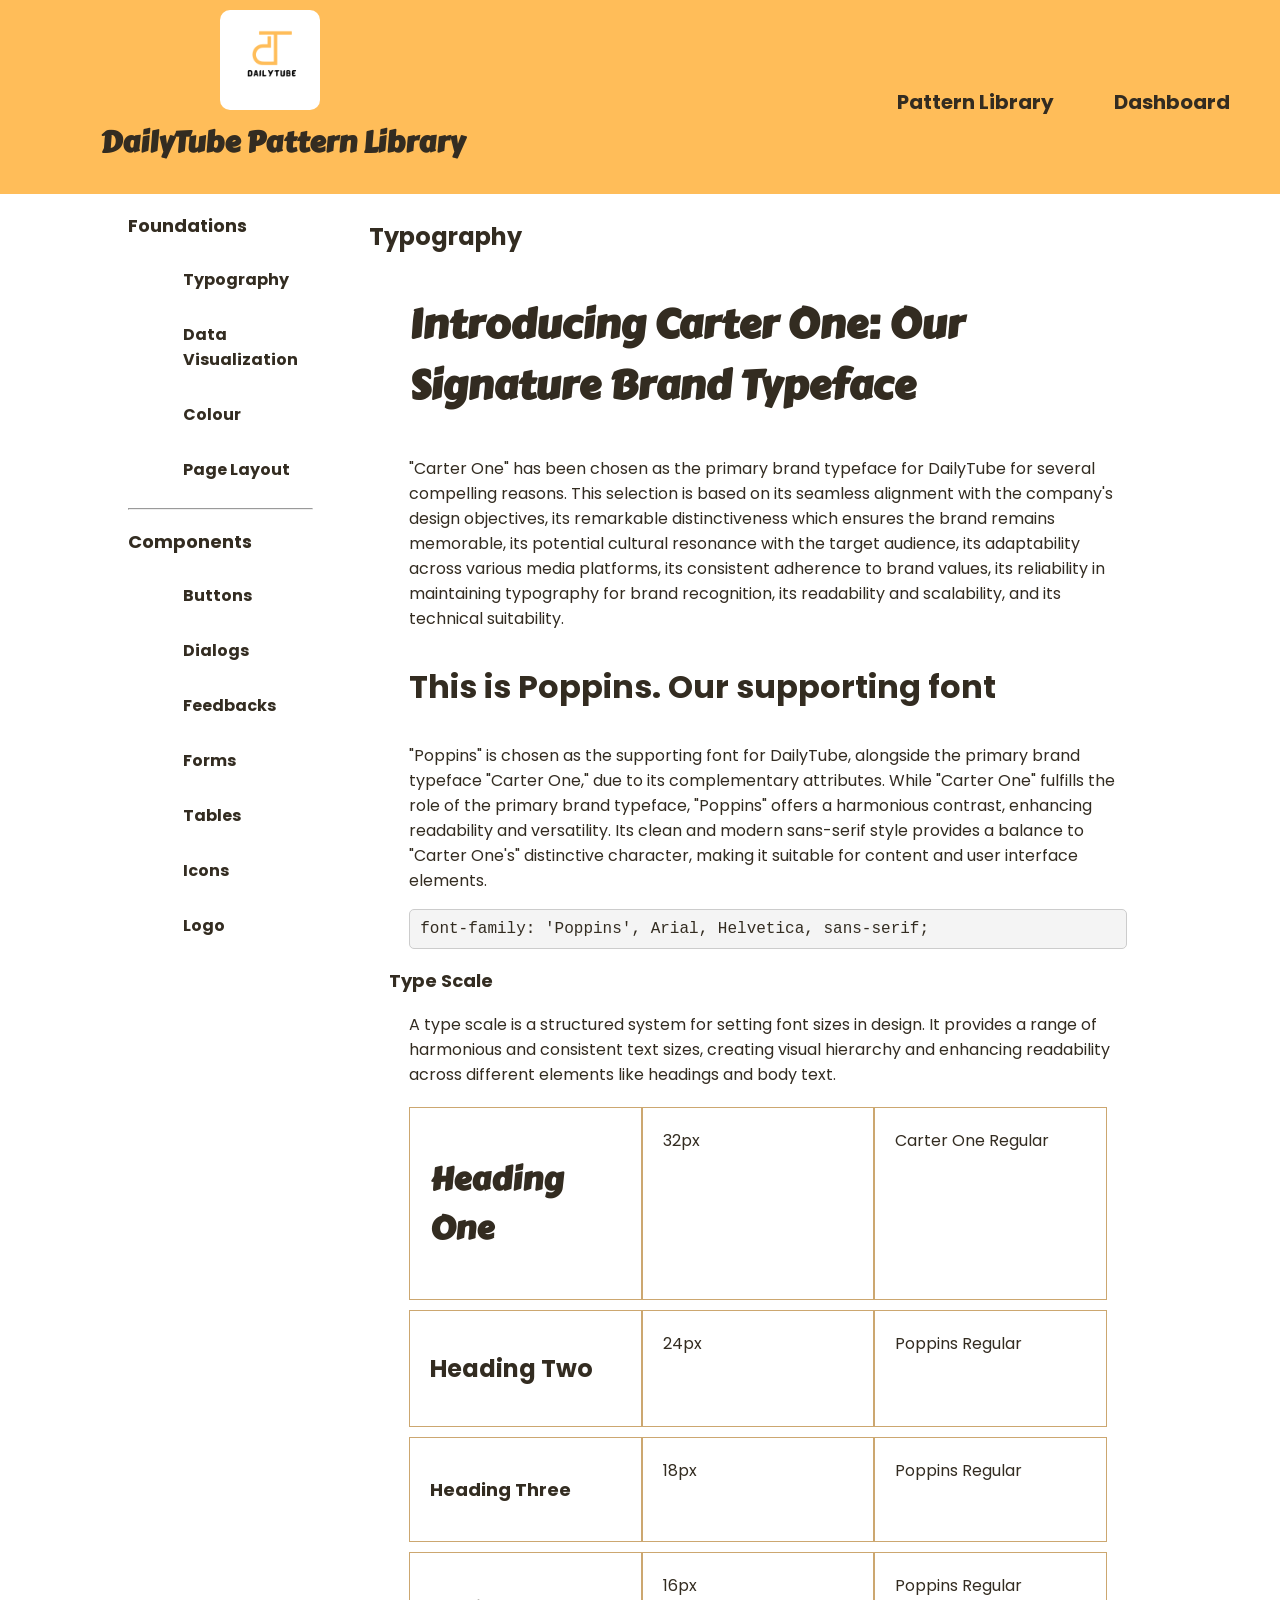
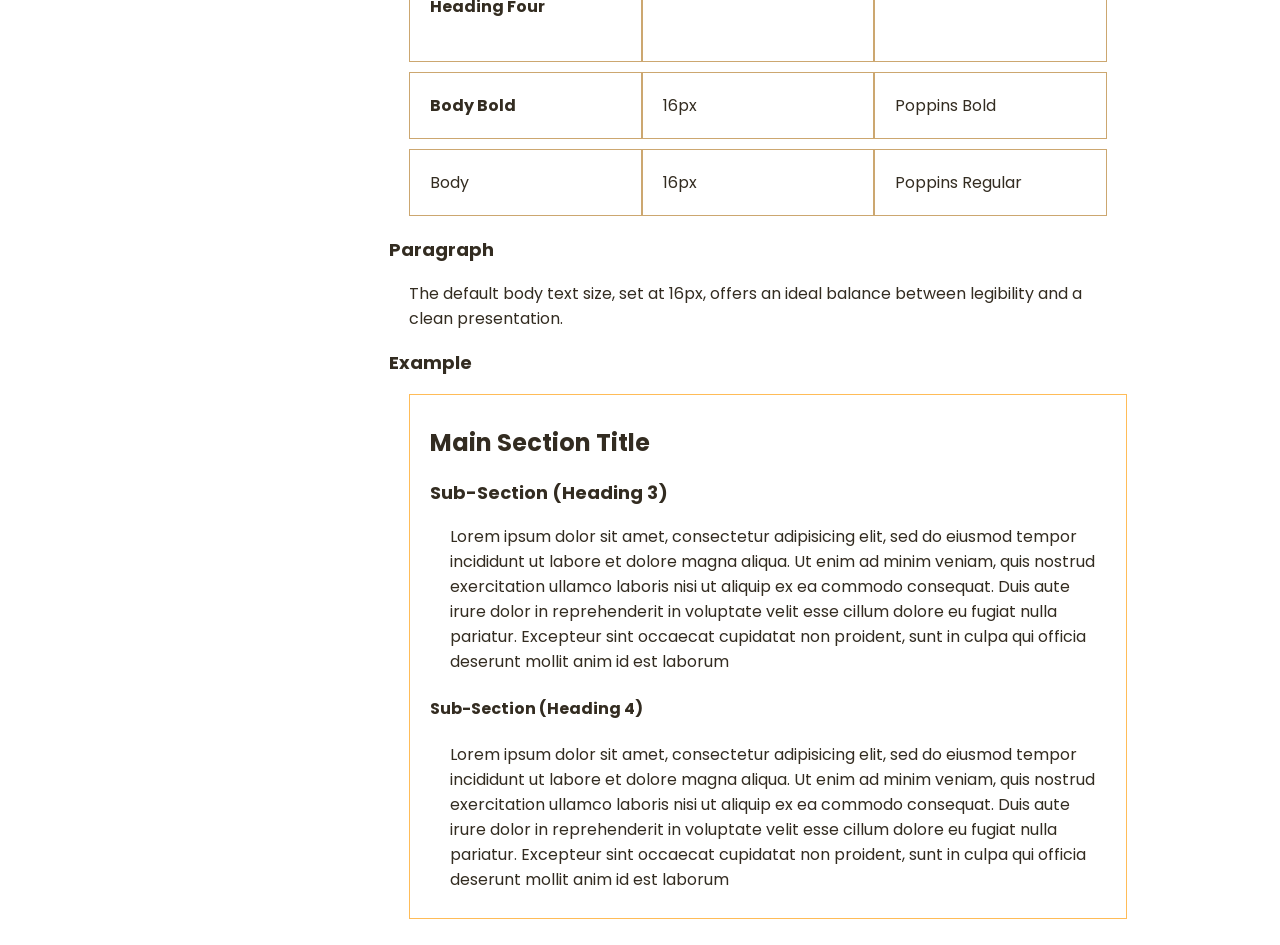
<file: uiproject-main/index.html>
<!DOCTYPE html>
<html lang="en">

<head>
    <meta charset="UTF-8">
    <meta name="viewport" content="width=device-width, initial-scale=1">

    <link rel="stylesheet" href="styles.css">
    <link rel="stylesheet" href="header.css">
    <link rel="preconnect" href="https://fonts.googleapis.com">
    <link rel="preconnect" href="https://fonts.gstatic.com" crossorigin>
    <link href="https://fonts.googleapis.com/css2?family=Carter+One&family=Poppins:wght@400;700&display=swap" rel="stylesheet">
    <link rel="stylesheet" href="https://fonts.googleapis.com/icon?family=Material+Icons">
    <script src="https://d3js.org/d3.v5.min.js"></script>

    <title>DailyTube Pattern Library</title>
</head>

<body>
    <header>
        <div id="header-navbar">
            <div id="branding">
                <img src="./images/logo.png" alt="DailyTube logo" id="logo"></a> 
                <h1 span id="company-name" href="index.html">DailyTube Pattern Library</h1>
            </div>
            <nav id="header-nav">
                <ul>
                    <li><a href="index.html">Pattern Library</a></li>
                    <li><a href="dashboard.html">Dashboard</a></li>
                </ul>
            </nav>
        </div>
    </header>
        <main>
            <div id="sidebar">
                <H3>Foundations</H3>
                <nav id="sidebar-nav">
                    <ul>
                        <li><a href="#section1">Typography</a></li>
                        <li><a href="#section2">Data Visualization</a></li>
                        <li><a href="#section3">Colour</a></li>
                        <li><a href="#section4">Page Layout</a></li>
                    </ul>
                    <hr>
                    <H3>Components</H3>
                    <ul>
                        <li><a href="#section5">Buttons</a></li>
                        <li><a href="#section6">Dialogs</a></li>
                        <li><a href="#section7">Feedbacks</a></li>
                        <li><a href="#section8">Forms</a></li>
                        <li><a href="#section9">Tables</a></li> 
                        <li><a href="#section10">Icons</a></li>
                        <li><a href="#section11">Logo</a></li>
                    </ul>
                </nav>
            </div>
            <div id="content">
    <!-- section 1 Typograph content here -->
                <section id="section1-content">
                    <h2>Typography</h2>
                    <div class="pattern-library">
                        <div>
                            <p class="sample-text-carter">Introducing Carter One: Our Signature Brand Typeface</p>
                            <p>
                                "Carter One" has been chosen as the primary brand typeface for DailyTube for several compelling reasons. 
                                This selection is based on its seamless alignment with the company's design objectives, its remarkable distinctiveness 
                                which ensures the brand remains memorable, its potential cultural resonance with the target audience, its adaptability 
                                across various media platforms, its consistent adherence to brand values, its reliability in maintaining typography 
                                for brand recognition, its readability and scalability, and its technical suitability.
                                
                                
                                </p>

                        <div >
                            <p class="sample-text-poppins">This is Poppins. Our supporting font</p>
                            <p>"Poppins" is chosen as the supporting font for DailyTube, alongside the primary brand typeface "Carter One," due to its complementary attributes. 
                                While "Carter One" fulfills the role of the primary brand typeface, "Poppins" offers a harmonious contrast, enhancing readability and versatility. 
                                Its clean and modern sans-serif style provides a balance to "Carter One's" distinctive character, making it suitable for content and user interface elements.    
                            </p>
                            <p class="code-box">
                                <code>font-family: 'Poppins', Arial, Helvetica, sans-serif;</code>
                            </p>
                        <div>
                        </div>
                    

                            <h3>Type Scale</h3>
                            <p>A type scale is a structured system for setting font sizes in design. It provides a range of harmonious and consistent text sizes, creating visual hierarchy and enhancing readability 
                                across different elements like headings and body text.</p>

                            <div class="typography-example">
                                <ul>
                                    <li>
                                        <div class="column">
                                            <h1 class="h1-left">Heading One</h1>
                                        </div>
                                        <div class="column">32px</div>
                                        <div class="column">Carter One Regular</div>
                                    </li>
                                    <li>
                                        <div class="column">
                                            <h2>Heading Two</h2>
                                        </div>
                                        <div class="column">24px</div>
                                        <div class="column">Poppins Regular</div>
                                    </li>
                                    <li>
                                        <div class="column">
                                            <h3>Heading Three</h3>
                                        </div>
                                        <div class="column">18px</div>
                                        <div class="column">Poppins Regular</div>
                                    </li>
                                    <li>
                                        <div class="column">
                                            <h4>Heading Four</h4>
                                        </div>
                                        <div class="column">16px</div>
                                        <div class="column">Poppins Regular</div>
                                    </li>
                                    <li>
                                        <div class="column">
                                            <div class="body-bold">Body Bold</div>
                                        </div>
                                        <div class="column">16px</div>
                                        <div class="column">Poppins Bold</div>
                                    </li>
                                    <li>
                                        <div class="column">Body</div>
                                        <div class="column">16px</div>
                                        <div class="column">Poppins Regular</div>
                                    </li>
                                </ul>
                            </div>
                            <div>
            
                            <div>
                                <h3>Paragraph</h3>
                                <p>The default body text size, set at 16px, offers an ideal balance between legibility and a clean presentation.</p>
                                <h3>Example</h3>
                                <div class="example-typograph">
                                    <h2>Main Section Title</h2>
                                    <h3>Sub-Section (Heading 3) </h3>
                                    <p>Lorem ipsum dolor sit amet, consectetur adipisicing elit, sed do eiusmod tempor
                                        incididunt ut labore et dolore magna aliqua. Ut enim ad minim veniam, quis
                                        nostrud exercitation ullamco laboris nisi ut aliquip ex ea commodo consequat.
                                        Duis aute irure dolor in reprehenderit in voluptate velit esse cillum dolore eu
                                        fugiat nulla pariatur. Excepteur sint occaecat cupidatat non proident, sunt in
                                        culpa qui officia deserunt mollit anim id est laborum</p>
                                    <h4>Sub-Section (Heading 4)</h4>
                                    <p>Lorem ipsum dolor sit amet, consectetur adipisicing elit, sed do eiusmod tempor
                                        incididunt ut labore et dolore magna aliqua. Ut enim ad minim veniam, quis
                                        nostrud exercitation ullamco laboris nisi ut aliquip ex ea commodo consequat.
                                        Duis aute irure dolor in reprehenderit in voluptate velit esse cillum dolore eu
                                        fugiat nulla pariatur. Excepteur sint occaecat cupidatat non proident, sunt in
                                        culpa qui officia deserunt mollit anim id est laborum</p>
                                </div>

                            </div>
                        </div>
                </section>

    <!-- section 2 Data Visualization content here -->
                <section id="section2-content">
                    <h2>Data Visualization</h2>
                    <div>
                        <p>To help people make better choices, it's essential to present data in a clear and
                            straightforward way, without unnecessary decorations. So, we've laid out some guidelines for
                            creating meaningful visual data stories. To empower individuals in making informed decisions, 
                            we have developed guidelines for creating data-driven visual narratives that focus on DailyTube channel statistics. 
                            These visuals encompass aspects such as channel categories, subscriber-to-likes relationships, country-specific insights,
                             top channel performance, and more, presented with user-friendly interactivity and clear design to facilitate 
                             data interpretation and decision-making.</p>
                    </div>

                    <div class="dropdown-select">
                        <h3>Dropdown Select</h3>
                        <ul>
                            <li>
                                    <div class="column">The use of drop-down menus in data visualization allows users to
                                    interact with and explore data in a more dynamic and organized way. Instead of
                                    overwhelming users with all the information at once, drop-down menus offer a convenient
                                    method to select specific data subsets, time periods, or categories, making the data
                                    visualization more user-friendly and adaptable. Users can choose what they want to see
                                    and focus on, enhancing their overall experience and understanding of the data.</div>
                                <div class="column">
                                    <p style="font-weight: bold">Examples</p>
                                    <img src="./images/dropdown-channel.png" width="90%" />
                                    <img src="./images/dropdown-date.png" width="80%" /> 
                                    <img src="./images/dropdown-country.png" width="90%" /> 
                                </div>
                            </div>
                        </li>
                    </ul>
                        <div class="dropdown-select">
                            <h3>Scorecard</h3>
                            <ul>
                                <li>
                                <div class="column">A scorecard in data visualization provides a quick overview of
                                    crucial DailyTube metrics: views, likes, followers, and engagement rate. It
                                    simplifies performance assessment for channels and videos, facilitating data-driven
                                    decision-making and content strategy.</div>
                                <div class="column">
                                    <p style="font-weight: bold">Examples</p>
                                    <img src="./images/scorecard.png" width="80%" />
                                    <img src="./images/scorecard2.png" width="80%" /> 
                                   <img src="./images/scorecard3.png" width="80%" /> 
                                    <img src="./images/scorecard4.png" width="80%" /> 
                                </div>
                            </li>
                        </ul>

                            <div class="pie-chart">
                                <h3>Pie Chart or Donut Chart</h3>
                               <ul>
                                <li>
                                    <div class="column">
                                        Pie charts and donut charts are effective data visualization
                                        tools used to represent data with distinct categories. Enabling users to grasp
                                        the distribution of data categories quickly and efficiently.</div>
                                    <div class="column">
                                        <p style="font-weight: bold">Examples</p>
                                        <img src="./images/pie.png" width="90%" />
                                        <img src="./images/pie2.png" width="90%" />
                                    </div>
                                </div>
                            </li>
                        </ul>

                            <div class="scatter-plot-chart">
                                <h3>Scatter Plot Chart or Bubble Chart</h3>
                                <ul>
                                    <li>
                                    <div class="column">
                                        A scatter plot is a data visualization method that helps depict
                                        the relationship between two numerical variables. In the context of DailyTube
                                        data, let's use a scatter plot to examine the relationship between the number of
                                        followers a DailyTube channel has and the number of likes their videos receive.
                                       
                                    </div>
                                    <div class="column">
                                        <p style="font-weight: bold">Example</p>
                                        <img src="./images/scatter-plot.png" width="90%" />
                                        <img src="./images/bubble.png" width="90%" />
                                    </div>
                                </div>
                            </li>
                        </ul>

                            <div class="table-pivot">
                                <h3>Pivot or Table with Heatmap</h3>
                                <ul>
                                    <li>
                                    <div class="column">
                                        A table displays the number of DailyTube channels per country,
                                        offering a straightforward overview, while a pivot table enhances exploration
                                        with interactive sorting and filtering. This feature-rich visualization of
                                        DailyTube's channel data can be scrolled for comprehensive analysis, providing
                                        an accessible and user-friendly platform for data exploration.</div>
                                    <div class="column">
                                        <p style="font-weight: bold">Examples</p>
                                        <img src="./images/table-pivot.png" width="90%" />
                                        <img src="./images/table-pivot-india.png" width="90%" />
                                        <img src="./images/table-pivot-1-output.png" width="90%" />
                                        

                                    </div>
                                </div>
                            </li>
                        </ul>

                            <div class="line-chart">
                                <h3>Line Graph</h3>
                                <ul>
                                    <li>
                                    <div class="column">
                                        A line graph is a dynamic visual representation of the yearly
                                        view trends of the top 5 DailyTube channels. This tool provides a quick,
                                        data-driven overview of how these channels' performance has evolved over time,
                                        assisting in making informed content and engagement decisions.</div>
                                    <div class="column">
                                        <p style="font-weight: bold">Examples</p>
                                        <img src="./images/line.png" width="90%" />
                                    </div>
                                </div>
                            </li>
                        </ul>

                            <div class="stacked-chart">
                                <h3>Stacked Column Chart</h3>
                                <ul>
                                    <li>
                                    <div class="column">
                                        A stacked chart in data visualization effectively conveys both
                                        individual and cumulative contributions to a total, making it an ideal choice
                                        for displaying the quarterly income of the top 5 DailyTube channels. This chart
                                        breaks down income by channel within each quarter, allowing viewers to grasp
                                        individual and collective earnings, providing valuable insights into their
                                        financial performance.</div>
                                        <div class="column">
                                        <p style="font-weight: bold">Examples</p>
                                        <img src="./images/stacked.png" width="90%" />
                                    </div>
                                </div>
                            </li>
                        </ul>

                            <div class="bar-chart">
                                <h3>Bar Chart</h3>
                                 <ul>
                                    <li>
                                    <div class="column">
                                        A bar chart in data visualization provides a concise way to
                                        present the most popular DailyTube categories ranked by followers (horizontally)
                                        and identifies the country with the most DailyTubers in the top 100
                                        (vertically). It offers a quick visual comparison of category popularity and top
                                        influencer concentrations by country.
                                    </div>
                                    <div class="column">
                                        <p style="font-weight: bold">Examples</p>
                                        <img src="./images/bar-horizontal.png" width="90%" />
                                        <img src="./images/bar-vertical.png" width="90%" />
                                    </div>
                                    </li>
                                 </ul>
                            </div>

       
                </section>

    <!-- section 3 Colour content here -->
                <section id="section3-content">
                    <h2>Colour</h2>
                        <p>DailyTube's color palette is a vibrant reflection of our brand. 
                            DailyTube Yellow symbolizes inclusivity and positivity, Persian Orange embodies storytelling, while Black ensures clarity. 
                            Atomic Tangerine adds playfulness, mirroring our mission to enhance the world through communication and connection.</p>
                        <div class="column-color">
                            <h3>Brand</h3>
                            <div>
                            <div class="brand">
                                <!-- Brand SVG -->                            
                                <svg viewBox="0 0 200 200" xmlns="http://www.w3.org/2000/svg">
                                    <path d="M38.2,-67.4C47.8,-60.6,52.8,-47,57,-34.6C61.2,-22.2,64.6,-11.1,57,-4.4C49.5,2.4,30.9,4.8,24.4,13.1C17.9,21.4,23.4,35.7,21.3,49.1C19.2,62.5,9.6,75,-0.8,76.3C-11.2,77.7,-22.4,68,-35.7,61.1C-49,54.2,-64.4,50.1,-63,40.4C-61.7,30.7,-43.6,15.4,-44.6,-0.6C-45.6,-16.5,-65.8,-33.1,-69.1,-46.2C-72.5,-59.4,-59.1,-69.2,-44.7,-73.3C-30.4,-77.4,-15.2,-75.8,-0.5,-75C14.3,-74.2,28.6,-74.2,38.2,-67.4Z" transform="translate(100 100)" />
                                </svg>
                                <div class="colorId">
                                <h4>DailyTube Yellow</h4>
                                <p>#FFBC58</p>
                                </div>
                                </div>
                            </div>
                        </div>
            
                        <div class="column-color">
                            <h3>Functional Colors</h3>
                            <div>
                            <div class="functional1">
                                <!-- Functional Colors SVG 1 -->
                                <svg viewBox="0 0 200 200" xmlns="http://www.w3.org/2000/svg">
                                    <path d="M28,-30.3C43.8,-27,69.3,-28.9,70.5,-23.4C71.6,-17.8,48.4,-4.8,41.5,12.6C34.6,29.9,43.9,51.6,39.7,65.8C35.5,80,17.8,86.7,1.8,84.2C-14.1,81.6,-28.2,69.9,-32.5,55.7C-36.8,41.6,-31.3,25,-35,11.8C-38.6,-1.4,-51.5,-11.1,-55.7,-24.2C-59.9,-37.3,-55.5,-53.8,-44.7,-58.7C-34,-63.6,-17,-56.9,-5.5,-49.4C6.1,-41.9,12.2,-33.5,28,-30.3Z" transform="translate(100 100)" />
                                </svg>
                                <div class="colorId">
                                <h4>Black</h4>
                                <p>#000000</p>
                                </div>
                            </div>
                            <div class="functional2">
                                <!-- Functional Colors SVG 2 -->
                                <svg viewBox="0 0 200 200" xmlns="http://www.w3.org/2000/svg">
                                    <path d="M32.3,-62.1C39.8,-51.5,42.6,-38.9,41.5,-28.2C40.4,-17.5,35.4,-8.7,39,2.1C42.6,12.9,54.9,25.9,57.7,39.5C60.5,53.1,53.9,67.4,42.7,75.1C31.5,82.7,15.7,83.6,3.5,77.5C-8.7,71.4,-17.3,58.2,-30.6,51.8C-43.9,45.3,-61.8,45.7,-70.2,38.2C-78.5,30.7,-77.3,15.3,-68.9,4.8C-60.6,-5.7,-45.1,-11.4,-39.3,-23.3C-33.5,-35.2,-37.4,-53.3,-32.4,-65.4C-27.5,-77.5,-13.7,-83.6,-0.7,-82.4C12.3,-81.2,24.7,-72.7,32.3,-62.1Z" transform="translate(100 100)" />
                                </svg>
                                <div class="colorId">
                                <h4>Chamoisee</h4>
                                <p>#947359</p>
                                </div>
                            </div>
                            <div class="functional3">
                                <!-- Functional Colors SVG 3 -->
                                <svg viewBox="0 0 200 200" xmlns="http://www.w3.org/2000/svg">
                                    <path d="M24.5,-38.9C33.4,-37.4,43.3,-34.1,48.6,-27.3C53.8,-20.5,54.3,-10.3,49.3,-2.9C44.3,4.5,33.7,8.9,31.4,20.7C29.1,32.5,35,51.7,31.1,55.8C27.3,60,13.6,49.1,0.4,48.4C-12.8,47.7,-25.6,57.1,-29.8,53.1C-33.9,49.1,-29.4,31.7,-37.9,20.7C-46.3,9.6,-67.8,4.8,-78.1,-5.9C-88.3,-16.6,-87.3,-33.2,-75.3,-38.2C-63.3,-43.2,-40.3,-36.5,-25.9,-34.9C-11.5,-33.3,-5.7,-36.7,1,-38.5C7.8,-40.3,15.6,-40.5,24.5,-38.9Z" transform="translate(100 100)" />
                                </svg>
                                <div class="colorId">
                                <h4>Persian Orange</h4>
                                <p>#CC935E</p>
                                </div>
                            </div>
                            <div class="functional4">
                                <!-- Functional Colors SVG 4 -->
                                <svg viewBox="0 0 200 200" xmlns="http://www.w3.org/2000/svg">
                                    <path d="M34.9,-55.1C46.2,-54,56.9,-46.5,55.3,-36.3C53.6,-26,39.7,-13,38.7,-0.6C37.6,11.8,49.6,23.7,49.1,30.3C48.6,36.9,35.8,38.3,25.5,48C15.3,57.8,7.6,76,0.6,75C-6.5,74,-13,53.8,-23.3,44.1C-33.6,34.3,-47.7,35,-54.2,29.4C-60.7,23.8,-59.5,11.9,-61.8,-1.3C-64,-14.5,-69.7,-29,-62.9,-34C-56,-39,-36.7,-34.6,-24.2,-35C-11.6,-35.4,-5.8,-40.7,3,-45.9C11.8,-51.1,23.7,-56.3,34.9,-55.1Z" transform="translate(100 100)" />
                                </svg>
                                <div class="colorId">
                                <h4>Maize</h4>
                                <p>#FFED75</p>
                                </div>
                            </div>
                            </div>
                        </div>
            
                    <div class="column-color">
                        <h3>Feedback Colors</h3>
                        <div>
                            <div class="feedback-success">
                                <!-- Feedback Colors - Error SVG -->
                                <svg viewBox="0 0 200 200" xmlns="http://www.w3.org/2000/svg">
                                    <path d="M36.7,-62.1C48.1,-56.9,58.2,-48.2,63.1,-37.3C67.9,-26.3,67.4,-13.2,64.6,-1.6C61.9,10,56.9,20,48.1,24C39.3,28,26.6,26.1,18,25.9C9.3,25.6,4.7,27.1,-6,37.4C-16.6,47.7,-33.2,67,-45.1,69.1C-57,71.2,-64.3,56.3,-71,41.9C-77.7,27.6,-83.9,13.8,-85.1,-0.7C-86.2,-15.2,-82.5,-30.3,-71.3,-36.8C-60,-43.4,-41.3,-41.3,-28.2,-45.5C-15.1,-49.7,-7.5,-60.2,2.5,-64.7C12.6,-69.1,25.2,-67.3,36.7,-62.1Z" transform="translate(100 100)" />
                                </svg>
                                <div class="colorId">
                                    <h4>DailyTube Yellow</h4>
                                    <p>#FFBC58</p>
                                </div>
                            </div>
                        <div class="feedback-error">
                            <!-- Feedback Colors - Error SVG -->
                            <svg viewBox="0 0 200 200" xmlns="http://www.w3.org/2000/svg">
                                <path d="M31.6,-57.1C37.2,-51.5,35.5,-35.5,34.9,-24.3C34.2,-13,34.6,-6.5,39.3,2.7C43.9,11.9,52.9,23.8,55,37.5C57,51.2,52.3,66.7,42,71C31.7,75.2,15.8,68.2,4.6,60.3C-6.7,52.4,-13.4,43.7,-20.9,37.8C-28.4,31.9,-36.6,28.9,-45.7,23.1C-54.8,17.3,-64.8,8.6,-68.2,-2C-71.6,-12.5,-68.4,-25.1,-62.1,-35.7C-55.7,-46.3,-46.3,-55,-35.4,-57.7C-24.5,-60.3,-12.3,-56.9,0.4,-57.5C13,-58.1,26,-62.8,31.6,-57.1Z" transform="translate(100 100)" />
                            </svg>
                            <div class="colorId">
                            <h4>Melon</h4>
                            <p>#E49F93</p>
                            </div>
                        </div>
                        <div class="feedback-info">
                            <!-- Feedback Colors - Clear SVG -->
                            <svg viewBox="0 0 200 200" xmlns="http://www.w3.org/2000/svg">
                                <path d="M42.1,-66.8C53.7,-66.2,61.6,-53.2,64.7,-40C67.8,-26.8,66.1,-13.4,65.4,-0.4C64.7,12.6,65.1,25.2,58.3,32.1C51.6,38.9,37.7,40,26.7,42.4C15.8,44.7,7.9,48.3,-2.5,52.6C-12.9,56.9,-25.8,62,-32,56.9C-38.1,51.8,-37.5,36.5,-46.3,25.4C-55.1,14.2,-73.4,7.1,-81.4,-4.6C-89.5,-16.3,-87.2,-32.7,-80.2,-47C-73.2,-61.4,-61.5,-73.8,-47.3,-72.9C-33.2,-72.1,-16.6,-58,-0.7,-56.9C15.2,-55.7,30.5,-67.5,42.1,-66.8Z" transform="translate(100 100)" />
                            </svg>
                            <div class="colorId">
                            <h4>Nyanza</h4>
                            <p>#D8EACC</p>
                            </div>
                        </div>
                        <div class="feedback-warning">
                            <!-- Feedback Colors - Clear SVG -->
                            <svg viewBox="0 0 200 200" xmlns="http://www.w3.org/2000/svg">
                                <path d="M23.8,-47.4C27.9,-38.9,26,-26.5,30.1,-17.9C34.2,-9.3,44.2,-4.7,50.1,3.4C56,11.5,57.9,23,53.8,31.5C49.6,39.9,39.5,45.3,29.5,46.5C19.5,47.6,9.8,44.5,1.1,42.7C-7.7,40.9,-15.3,40.3,-24.9,39C-34.5,37.6,-46.1,35.4,-50.3,28.8C-54.6,22.2,-51.5,11.1,-51.8,-0.2C-52,-11.4,-55.6,-22.8,-51.7,-30C-47.8,-37.1,-36.3,-40,-26.4,-45.1C-16.5,-50.2,-8.3,-57.4,0.8,-58.9C9.9,-60.3,19.8,-55.9,23.8,-47.4Z" transform="translate(100 100)" />
                            </svg>
                            <div class="colorId">
                            <h4>Atomic Tangerine</h4>
                            <p>#FC9765</p>
                            </div>
                        </div>
                    </div>
                    </div>
            
                    <div class="column-color">
                        <h3>Accent Colors</h3>
                        <div>
                        <div class="accent1">
                            <!-- Accent Colors SVG 1 -->
                            <svg viewBox="0 0 200 200" xmlns="http://www.w3.org/2000/svg">
                                <path d="M26.6,-57.5C31.1,-43.5,29,-29.5,31.5,-19.9C34,-10.3,41.1,-5.2,50.3,5.3C59.6,15.9,71,31.7,67.6,39.7C64.2,47.7,46,47.9,32.2,42C18.5,36,9.2,24.1,-3.6,30.3C-16.4,36.5,-32.8,60.9,-45.3,66.1C-57.8,71.3,-66.4,57.3,-67.6,43.1C-68.9,28.8,-62.9,14.4,-58,2.8C-53.1,-8.7,-49.3,-17.5,-41.1,-19.7C-32.9,-22,-20.3,-17.7,-12.8,-30C-5.2,-42.2,-2.6,-70.9,4.2,-78.3C11.1,-85.6,22.1,-71.6,26.6,-57.5Z" transform="translate(100 100)" />
                            </svg>
                            <div class="colorId">
                            <h4>Dim Gray</h4>
                            <p>#776C5B</p>
                            </div>  
                        </div>
                        </div>
                    </div>
            
                    <div class="column-color">
                        <h3>Neutrals</h3>
                        <div>
                        <div class="neutral1">
                            <!-- Neutrals SVG 1 -->
                            <svg viewBox="0 0 200 200" xmlns="http://www.w3.org/2000/svg">
                                <path d="M20.3,-36.6C30.7,-29.2,46.4,-32.5,48.2,-28.2C49.9,-23.9,37.7,-12,40.6,1.7C43.6,15.3,61.6,30.7,59.8,34.8C57.9,39,36.2,31.9,22.9,36.9C9.6,41.9,4.8,58.9,-3.9,65.7C-12.6,72.5,-25.3,69.1,-36.9,63.1C-48.4,57.2,-58.9,48.6,-67.9,37.7C-76.8,26.7,-84.2,13.4,-82.3,1.1C-80.4,-11.2,-69.3,-22.4,-59.9,-32.6C-50.6,-42.9,-43.1,-52.3,-33.4,-60C-23.7,-67.8,-11.9,-74.1,-3.4,-68.1C5,-62.1,10,-44,20.3,-36.6Z" transform="translate(100 100)" />
                            </svg>
                            <div class="colorId">
                            <h4>Black</h4>
                            <p>#000000</p>
                            </div>
                        </div>
                        <div class="neutral2">
                            <!-- Neutrals SVG 2 -->
                            <svg viewBox="0 0 200 200" xmlns="http://www.w3.org/2000/svg">
                                <path d="M12.7,-24.3C21.4,-17,36.7,-23.5,51.9,-21.8C67.1,-20,82.2,-10,75.1,-4.1C68,1.8,38.8,3.7,30.2,16.9C21.7,30.1,33.7,54.7,32.1,56.5C30.5,58.2,15.3,37.2,1.3,35C-12.7,32.8,-25.5,49.5,-35.8,52.8C-46.1,56,-54,45.9,-51,34.8C-48,23.8,-34.1,11.9,-32.6,0.9C-31.2,-10.2,-42,-20.3,-46,-33.2C-50,-46,-47.2,-61.5,-38.4,-68.7C-29.6,-76,-14.8,-75,-6.4,-63.9C2,-52.8,4,-31.6,12.7,-24.3Z" transform="translate(100 100)" />
                            </svg>
                            <div class="colorId">
                            <h4>Dun</h4>
                            <p>#D1BE9F</p>
                            </div>
                        </div>
                        <div class="neutral3">
                            <!-- Neutrals SVG 3 -->
                            <svg viewBox="0 0 200 200" xmlns="http://www.w3.org/2000/svg">
                                <path d="M13.2,-19.6C22,-17.7,37.6,-24.2,51.2,-22.3C64.7,-20.5,76.1,-10.2,78.7,1.5C81.3,13.2,75,26.5,66.1,36.2C57.1,45.9,45.4,52.2,33.9,46.9C22.5,41.6,11.2,24.9,-0.4,25.6C-12.1,26.4,-24.2,44.6,-37.7,51.1C-51.3,57.6,-66.3,52.2,-71.9,41.8C-77.6,31.3,-73.8,15.6,-69.5,2.5C-65.3,-10.7,-60.5,-21.5,-55.1,-32.4C-49.8,-43.3,-43.8,-54.4,-34.5,-56C-25.2,-57.7,-12.6,-49.9,-5.2,-40.8C2.1,-31.8,4.3,-21.5,13.2,-19.6Z" transform="translate(100 100)" />
                            </svg>
                            <div class="colorId">
                            <h4>Peach</h4>
                            <p>#FFE5BB</p>
                            </div>
                        </div>
                        <div class="neutral4">
                            <!--Neutrals SVG 4-->
                            <svg viewBox="0 0 200 200" xmlns="http://www.w3.org/2000/svg">
                                <path  d="M32.4,-56C43.6,-49.6,55.3,-44.2,57.5,-35C59.7,-25.8,52.4,-12.9,51.4,-0.5C50.5,11.8,55.9,23.6,52,29.9C48.2,36.2,34.9,36.9,24.7,40.1C14.5,43.4,7.2,49.2,-3.2,54.7C-13.6,60.2,-27.3,65.5,-35,60.8C-42.7,56.1,-44.5,41.4,-44.8,29.6C-45,17.8,-43.7,8.9,-48.6,-2.8C-53.5,-14.6,-64.7,-29.2,-63.4,-39.1C-62,-49.1,-48.2,-54.3,-35.6,-59.9C-22.9,-65.4,-11.5,-71.3,-0.4,-70.5C10.6,-69.8,21.2,-62.5,32.4,-56Z" transform="translate(100 100)" />
                            </svg>
                            <div class="colorId">
                            <h4>White</h4>
                            <p>#FFFFFF</p>
                            </div>
                        </div>
                    </div>
                    </div>
                </section>

    <!-- DONE section 4 Grid System content here -->
                <section id="section4-content">

                    <h2>Grid System Pattern Library</h2>

                    <section class="grid-component">
                        <h3>Size 1 of 1</h3>
                        <div class="example-code">
                            <!-- Example code for a 1 of 1 grid -->
                            <div class="grid-1-1">
                                <div class="column">Content</div>
                            </div>
                        </div>
                        <p>Description: A 1-column grid taking up the entire width.</p>
                    </section>
                    <section class="grid-component">
                        <h3>Size 1 of 2</h3>
                        <div class="example-code">
                            <!-- Example code for a 1 of 2 grid -->
                            <div class="grid-1-2">
                                <div class="column">Column 1</div>
                                <div class="column">Column 2</div>
                            </div>
                        </div>
                        <p>Description: A 2-column grid with each column taking up 50% of the width.</p>
                    </section>
                    <section class="grid-component">
                        <h3>Size 1 of 3</h3>
                        <div class="example-code">
                            <!-- Example code for a 1 of 3 grid -->
                            <div class="grid-1-3">
                                <div class="column">Column 1</div>
                                <div class="column">Column 2</div>
                                <div class="column">Column 3</div>
                            </div>
                        </div>
                        <p>Description: A 3-column grid with each column taking up 33.33% of the width.</p>
                    </section>
                    <section class="grid-component">
                        <h3>Size 1 of 4</h3>
                        <div class="example-code">
                            <!-- Example code for a 1 of 4 grid -->
                            <div class="grid-1-4">
                                <div class="column">Column 1</div>
                                <div class="column">Column 2</div>
                                <div class="column">Column 3</div>
                                <div class="column">Column 4</div>
                            </div>
                        </div>
                        <p>Description: A 4-column grid with each column taking up 25% of the width.</p>
                    </section>
                    <section class="grid-component">
                        <h3>Size 1 of 8</h3>
                        <div class="example-code">
                            <!-- Example code for a 1 of 8 grid -->
                            <div class="grid-1-8">
                                <div class="column">Col 1</div>
                                <div class="column">Col 2</div>
                                <div class="column">Col 3</div>
                                <div class="column">Col 4</div>
                                <div class="column">Col 5</div>
                                <div class="column">Col 6</div>
                                <div class="column">Col 7</div>
                                <div class="column">Col 8</div>
                            
                        </div>
                        <p>Description: An 8-column grid with each column taking up 12.5% of the width.</p>
                    </section>
                    <section class="grid-component">
                        <h3>Grid Gutter</h3>
                        <div class="example-code">
                            <!-- Example code for a grid with gutter -->
                            <div class="grid-with-gutter">
                                <div class="column">Column 1</div>
                                <div class="column">Column 2</div>
                            </div>
                        </div>
                        <p>Description: A grid system with gutters (spacing between columns).</p>
                    </section>
                    <section class="grid-component">
                        <h3>Mixed Grids</h3>
                        <div class="example-code">
                            <!-- Example code for mixed grids -->
                            <div class="mixed-grid">
                                <div class="column">Column 1</div>
                                <div class="grid-1-2">
                                    <div class="column">Column 2.1</div>
                                    <div class="column">Column 2.2</div>
                                </div>
                                <div class="column">Column 3</div>
                            </div>
                        </div>
                        <p>Description: A combination of different grid configurations within a single layout.</p>
                    </section>

                </section>

    <!-- section 5 Buttons content here -->
                <section id="section5-content">
                    <h2>Buttons</h2>
                    <div class="buttons-example">
                        <ul>
                            <li>
                                <div class="column">
                                    <h3>Primary</h3>
                                    <p>The "Primary" button features a yellow background with white text. It's clickable, and on
                                        hover, its color and background change to create a visual interaction.</p>
                                </div>

                                <div class="column">
                                    <div class="button-set">
                                    <button class="button primary">Primary </button><br>
                                </div>
                                    <p class="code-box"><code>&lt;button class="button primary"&gt;Primary&lt;/button&gt;</code></p>
                                </div>

                            </li>

                            <li>
                                <div class="column">
                                    <h3>Disabled</h3>
                                    <p>The "Disabled" button is visually similar to the primary button, but it's non-clickable,
                                        with reduced opacity and a not-allowed cursor.</p>
                                </div>

                                <div class="column">
                                    <div class="button-set">
                                    <button class="button disabled">Disabled </button><br>
                                    </div>
                                    <p class="code-box"><code>&lt;button class="button disabled"&gt;Disabled&lt;/button&gt;</code></p>
                                </div>

                            </li>

                            <li>
                                <div class= "column">
                                    <h3>Warning</h3>
                                    <p>The "Warning" button features an orange background, indicating caution. It's a clickable element styled to grab user attention in less critical scenarios.</p>
                                </div>

                                <div class="column">
                                    <div class="button-set">
                                    <button class="button warning">Warning </button><br>
                                    </div>
                                    <p class="code-box"><code>&lt;button class="button warning"&gt;Warning&lt;/button&gt;</code></p>
                                </div>

                            </li>

                            <li>
                                <div class="column">
                                    <h3>Link</h3>
                                    <p>The "Link" is a text link that directs users to another page. It's styled in red for unvisited links and blue for visited links, conforming to standard web link conventions.
                                        On hover, it changes color to indicate interactivity. It serves as a standard web navigation element.</p>
                                </div>

                                <div class="column">
                                    <a href="index.html">This is a sample link</a><br>
                                    <p class="code-box"><code>&lt;a class="one" href="index.html" type="button"&gt;This is a sample link&lt;/a&gt;</code></p>
                                </div>

                            </li>

                            <li>
                                <div class="column">
                                    <h3>Combo Button</h3>
                                    <p>The "Combo Button" combines a primary action button with a dropdown menu for secondary actions.
                                        On hover, it reveals the secondary actions, offering a convenient way to present multiple choices within a single button, enhancing user experience and organization.</p>
                                </div>

                                <div class="column">
                                    <div class="combo-button">
                                        <div class="button-set">
                                        <button class="combo-primary-action">Combo Button</button>
                                        </div>
                                        <div class="combo-secondary-actions">
                                            <a href="#" class="combo-secondary-action">Secondary Action 1</a>
                                            <a href="#" class="combo-secondary-action">Secondary Action 2</a>
                                            <a href="#" class="combo-secondary-action">Secondary Action 3</a>
                                        </div>
                                        <p class="code-box">
                                            <code>
                                                &lt;div class="combo-button"&gt;
                                                &lt;button class="combo-primary-action"&gt;Combo Button&lt;/button&gt;
                                                &lt;div class="combo-secondary-actions"&gt;
                                                &lt;a href="#" class="combo-secondary-action"&gt;Secondary Action 1&lt;/a&gt;
                                                &lt;a href="#" class="combo-secondary-action"&gt;Secondary Action 2&lt;/a&gt;
                                                &lt;a href="#" class="combo-secondary-action"&gt;Secondary Action 3&lt;/a&gt;
                                                &lt;/div&gt;
                                                &lt;/div&gt;
                                            </code>
                                        </p>
                                    </div>
                                </div>

                            </li>

                            <li>
                                <div class="column">
                                    <h3>Loading</h3>
                                    <p>The "Loading" button is non-clickable and displays a loading spinner image. It communicates that an operation is in progress and requires patience.</p>
                                </div>

                                <div class="column">
                                    
                                    <button class="button loading" disabled>
                                        Loading... <img src="images/loading-spinner.gif" width="40%" alt="Loading Spinner" />
                                    </button>
                                    
                                    <p class="code-box">
                                        <code>&lt;button class="button loading" disabled&gt;Loading... &lt;img src="images/loading-spinner.gif" width="50%" alt="Loading Spinner" /&gt;&lt;/button&gt;</code>
                                    </p>
                                </div>

                            </li>

                        </ul>
                    </div>
                </section>

    <!-- section 6 Dialogs content here -->
                <section id="section6-content">
                    <h2>Dialogs</h2>
                    <p>Modals and dialogs are integral components in applications, serving various purposes. They streamline interactions by presenting forms, verification prompts, and contextual information within the current context. 
                    These elements enhance user experience, control data integrity, and guide users efficiently, reducing the need for frequent page navigation.</p>

                    <ul>
                        <li>
                            <div class="column">
                                <h3>Information Dialog</h3>
                                <p>This button opens an Information Dialog. It provides the user with information, such as success messages, and includes an "OK" button to acknowledge the message.</p>
                            </div>

                            <div class="column">
                                <button class="button primary" onclick="openDialog('dialog1')">Open Information Dialog</button>

                                <dialog id="dialog1" style="display: none;">
                                    <p>Your settings have been saved successfully.</p>
                                    <div method="dialog">
                                        <button class="button primary" onclick="closeDialog('dialog1')">OK</button>
                                    </div>
                                </dialog>
                                
                                <p class="code-box">
                                    <code>&lt;button class="button primary" onclick="openDialog('dialog1')"&gt;Open Information Dialog&lt;/button&gt;</code>
                                </p>
                            </div>
                        </li>

                        <li>
                            <div class="column">
                                <h3>Confirmation Dialog</h3>
                                <p>This button opens a Confirmation Dialog. It asks the user to confirm potentially destructive actions and provides "OK" and "CANCEL" buttons for the user to make a choice.</p>
                            </div>

                            <div class="column">
                                <button class="button primary" onclick="openDialog('dialog2')">Open Confirmation Dialog</button>

                                <dialog id="dialog2" style="display: none;">
                                    <p>Are you sure you want to delete this file? This action cannot be undone.</p>
                                    <div method="dialog">
                                        <button class="button primary" onclick="closeDialog('dialog2')">OK</button>
                                        <button class="button warning" onclick="closeDialog('dialog2')">CANCEL</button>
                                    </div>
                                </dialog>
                                
                                <p class="code-box">
                                    <code>&lt;button class="button primary" onclick="openDialog('dialog2')"&gt;Open Confirmation Dialog&lt;/button&gt;</code>
                                </p>
                            </div>
                        </li>
                    </ul>
                </section>

    <!-- section 7 Feedback content here -->
                <section id="section7-content" >
                    <h2>Feedback</h2>
                    <ul>
                        <li>
                            <div class="column">
                              
                                <h3>Success</h3>
                                
                                <p>This block is used to display a success message or notification. It is typically used to inform users that an action has been successfully completed.
                                 It has a background color of #FFBD59, which is a warm yellow-orange color.</p>
                            </div>
                            
                            <div class="column">
                                <div class="feedback-block success"><div class="icon-feedback-size"><span class="icon-checkcircle"></span></div> This is a success message.</div>
                                <p class="code-box"> <code>
                                    &lt;div class="feedback-block success"&gt;
                                    &nbsp;&nbsp;This is a success message.
                                    &lt;/div&gt;
                                </code>
                                </p>
                            </div>  
                          
                        </li>

                        <li>
                            <div class="column">
                              
                                <h3>Warning</h3>
                                
                                <p>This block is used to display a warning or cautionary message. It's often used to alert users about potential issues or concerns. It has a background color of #FF914D, which is a vibrant orange color.</p>
                            </div>
                            
                            <div class="column">
                                <div class="feedback-block warning"> <div class="icon-feedback-size"><span class="icon-warning"></span></div> This is a warning message.</div>
                                <p class="code-box">
                                    <code>
                                    &lt;div class="feedback-block warning"&gt;
                                    &nbsp;&nbsp;This is a warning message.
                                    &lt;/div&gt;
                                </code>
                                </p>
                            </div>  
                          
                        </li>


                        <li>
                            <div class="column">
                              
                                <h3>Error</h3>
                                
                                <p>This block is used to display error messages to users. It indicates that an operation or action has failed or encountered an issue.
                                   It has a background color of #998A73, which is a muted gray-brown color.</p>
                            </div>
                            
                            <div class="column">
                                <div class="feedback-block error"><div class="icon-feedback-size"><span class="icon-error"></span></div> This is an error message.</div>
                                <p class="code-box">
                                    <code>
                                    &lt;div class="feedback-block error"&gt;
                                    &nbsp;&nbsp;This is an error message.
                                    &lt;/div&gt;
                                </code>
                                </p>
                            </div>  
                          
                        </li>

                        
                        <li>
                            <div class="column">
                              
                                <h3>Info</h3>
                                
                                <p>This block is used to provide informational messages or updates to users. It can be used to convey non-critical information.
                                It has a background color of #CCA770, which is a soft, muted green color.</p>
                            </div>
                            
                            <div class="column">
                                <div class="feedback-block info"><div class="icon-feedback-size"><span class="icon-info"></span></div> This is an info message.</div>
                                <p class="code-box">
                                    <code>
                                    &lt;div class="feedback-block error"&gt;
                                    &nbsp;&nbsp;This is an info message.
                                    &lt;/div&gt;
                                </code>
                                </p>
                            </div>  
                          
                        </li>

                </ul>
                </section>
            
     <!-- section 8 Forms content here -->
                <section id="section8-content">
                    <h2>Forms</h2>
                    <h3>Sample User Input Form</h3>

                    <ul>
                        <li>
                            <div class="column">
                                <h3>Text Input</h3>
                                <input type="text" id="text-input" name="text_input" placeholder="Enter text">
                            </div>

                            <div class="column">
                                <p>The following form includes a Basic Text input field for a user to fill out.</p>
                                <p class="code-box"><code>&lt;input type="text" id="text-input" name="text_input" placeholder="Enter text"&gt;</code></p>
                            </div>
                        </li>

                        <li>
                            <div class="column">
                                <h3>Required Text Input:</h3>
                                <input type="text" id="required-input" name="required_input" placeholder="Enter text" required>
                            </div>

                            <div class="column">
                                <p>The following form includes a Text Input with the <i>required</i> attribute, forcing the field to be filled by the user and not skippable.</p>
                                <p class="code-box"><code>&lt;input type="text" id="required-input" name="required_input" placeholder="Enter text" required&gt;</code></p>
                            </div>
                        </li>

                        <li>
                            <div class="column">
                                <h3>Radio Buttons</h3>
                                <p>Select an Option:</p>
                                <input type="radio" id="one" name="one" value="one">
                                <label for="one">One</label>
                                <input type="radio" id="two" name="two" value="two">
                                <label for ="two">Two</label>
                            </div>

                            <div class="column">
                                <p>The following form includes two Radio Buttons. These Radio Buttons cannot be selected simultaneously, forcing the user to select a single option.</p>
                                <p class="code-box">
                                    <code>
                                        &lt;input type="radio" id="one" name="one" value="one"&gt;
                                        &lt;label for="one"&gt;One&lt;/label&gt;
                                        &lt;input type="radio" id="two" name="two" value="two"&gt;
                                        &lt;label for="two"&gt;Two&lt;/label&gt;
                                    </code>
                                </p>
                            </div>
                        </li>

                        <li>
                            <div class="column">
                                <h3>Checkboxes</h3>
                                <p>Select Hobbies:</p>
                                <input type="checkbox" id="reading" name="hobbies[]" value="reading">
                                <label for="reading">Reading</label>
                                <input type="checkbox" id="sports" name="hobbies[]" value="sports">
                                <label for="sports">Sports</label>
                                <input type="checkbox" id="music" name="hobbies[]" value="music">
                                <label for="music">Music</label>
                            </div>

                            <div class="column">
                                <p>The following form includes three checkboxes. These checkboxes allow a user to select multiple options at once.</p>
                                <p class="code-box">
                                    <code>
                                        &lt;input type="checkbox" id="reading" name="hobbies[]" value="reading"&gt;
                                        &lt;label for="reading"&gt;Reading&lt;/label&gt;
                                        &lt;input type="checkbox" id="sports" name="hobbies[]" value="sports"&gt;
                                        &lt;label for="sports"&gt;Sports&lt;/label&gt;
                                        &lt;input type="checkbox" id="music" name="hobbies[]" value="music"&gt;
                                        &lt;label for="music"&gt;Music&lt;/label&gt;
                                    </code>
                                </p>
                            </div>
                        </li>

                        <li>
                            <div class="column">
                                <h3>Multi-select (Dropdown)</h3>
                                <label for="country">Select a Country:</label>
                                <select id="country" name="country">
                                    <option value="usa">USA</option>
                                    <option value="canada">Canada</option>
                                    <option value="uk">UK</option>
                                    <option value="australia">Australia</option>
                                    <option value="other">Other</option>
                                </select>
                            </div>

                            <div class="column">
                                <p>The following form includes a drop-down menu. The user will select an option that applies best to them from the provided list.</p>
                                <p class="code-box">
                                    <code>
                                        &lt;select id="country" name="country"&gt;
                                        &lt;option value="usa"&gt;USA&lt;/option&gt;
                                        &lt;option value="canada"&gt;Canada&lt;/option&gt;
                                        &lt;option value="uk"&gt;UK&lt;/option&gt;
                                        &lt;option value="australia"&gt;Australia&lt;/option&gt;
                                        &lt;option value="other"&gt;Other&lt;/option&gt;
                                        &lt;/select&gt;
                                    </code>
                                </p>
                            </div>
                        </li>

                        <li>
                            <div class="column">
                                <h3>Date Input</h3>
                                <label for="birthdate">Birthdate:</label>
                                <input type="date" id="birthdate" name="birthdate">
                            </div>

                            <div class="column">
                                <p>The following form includes a Date Input. The Date Input will have a user provide an input in the form of date data that can be easily tracked and displayed.</p>
                                <p class="code-box"><code>&lt;input type="date" id="birthdate" name="birthdate"&gt;</code></p>
                            </div>
                        </li>

                        <li>
                            <div class="column">
                                <h3>Email Input</h3>
                                <label for="email">Email:</label>
                                <input type="email" id="email" name="email">
                            </div>

                            <div class="column">
                                <p>The following form includes an Email Input. The Email Input will check for an '@' symbol for the data type to be used.</p>
                                <p class="code-box"><code>&lt;input type="email" id="email" name="email"&gt;</code></p>
                            </div>
                        </li>

                        <li>
                            <div class="column">
                                <h3>Multiline Text Input</h3>
                                <label for="comments">Comments:</label>
                                <textarea id="comments" name="comments" rows="4" cols="50"></textarea>
                            </div>

                            <div class = "column">
                                <p>The following form includes a text area. The text area will allow users to provide multiple lines of text in an organized space.</p>
                                <p class="code-box"><code>&lt;textarea id="comments" name="comments" rows="4" cols="50"&gt;&lt;/textarea&gt;</code></p>
                            </div>
                        </li>
                    </ul>
                </section>


    <!--  section 9 Tables content here -->
                <section id="section9-content">
                    <h2>Tables</h2>
                    <div class="table">
                        <p>Table 1 presents data in a structured and easily readable format. It features clear borders and highlights headers in yellow for clarity. Hovering over rows changes their background color, providing a user-friendly interaction.</p>
                        <table>
                          
                            <thead>
                                <tr>
                                    <th>Channel Name</th>
                                    <th>Main Video Category</th>
                                    <th>Subscribers</th>
                                    <th>Average Views</th>
                                </tr>
                            </thead>
                            <tbody>
                                <tr>
                                    <td>T-Series</td>
                                    <td>Music</td>
                                    <td>220,000,000</td>
                                    <td>2,095,329</td>
                                </tr>
                                <tr>
                                    <td>ABCkidTV - Nursery Rhymes</td>
                                    <td>Education</td>
                                    <td>138,000,000</td>
                                    <td>70,271,260</td>
                                </tr>
                                <tr>
                                    <td>SET India</td>
                                    <td>Shows</td>
                                    <td>137,000,000</td>
                                    <td>109,573</td>
                                </tr>
                                <tr>
                                    <td>PewDiePie</td>
                                    <td>Gaming</td>
                                    <td>111,000,000</td>
                                    <td>7,718,345</td>
                                </tr>
                                <tr>
                                    <td>MrBeast</td>
                                    <td>Entertainment</td>
                                    <td>98,100,000</td>
                                    <td>98,762,497</td>
                                </tr>
                            </tbody>
                        </table>
                    </div>
                <div>
                   <p>Table 2 maintains the same structured design and introduces <b>progress bars</b> to visually represent each channel's progress toward 250 million subscribers. The progress bars have a straightforward grey design with rounded edges, offering a quick visual indicator of progress.</p>
                </div>
                   <div>
                        <table>
                          
                            <thead>
                                <tr>
                                    <th>Channel Name</th>
                                    <th>Subcribers</th>
                                    <th>Road to 250M Subs</th>
                                </tr>
                            </thead>
                            <tbody>
                                <tr>
                                    <td>T-Series</td>
                                    <td>220,000,000</td>
                                    <td>
                                        <div class="progress-bar-container">
                                            <div class="progress-bar" style="width: 88%;"></div>
                                        </div>
                                    </td>
                                </tr>
                                <tr>
                                    <td>ABCkidTV - Nursery Rhymes</td>
                                    <td>138,000,000</td>
                                    <td>
                                        <div class="progress-bar-container">
                                            <div class="progress-bar" style="width: 55.2%;"></div>
                                        </div>
                                    </td>
                                </tr>
                                <tr>
                                    <td>SET India</td>
                                    <td>137,000,000</td>
                                    <td>
                                        <div class="progress-bar-container">
                                            <div class="progress-bar" style="width: 54.8%;"></div>
                                        </div>
                                    </td>
                                </tr>
                                <tr>
                                    <td>PewDiePie</td>
                                    <td>111,000,000</td>
                                    <td>
                                        <div class="progress-bar-container">
                                            <div class="progress-bar" style="width: 44.4%;"></div>
                                        </div>
                                    </td>
                                </tr>
                                <tr>
                                    <td>MrBeast</td>
                                    <td>98,100,000</td>
                                    <td>
                                        <div class="progress-bar-container">
                                            <div class="progress-bar" style="width: 39.3%;"></div>
                                        </div>
                                    </td>
                                </tr>
                            </tbody>
                        </table>
                    </div>

                    <div>
                        <li>
                            <div class="column">
                                <h3>Table Code</h3>
                                <p class="code-box">
                                <code>&lt;table&gt;
                                    &lt;thead&gt;
                                        &lt;tr&gt;
                                            &lt;th&gt;Header 1&lt;/th&gt;
                                            &lt;th&gt;Header 2&lt;/th&gt;
                                            &lt;th&gt;Header 3&lt;/th&gt;
                                            &lt;th&gt;Header 4&lt;/th&gt;
                                        &lt;/tr&gt;
                                    &lt;/thead&gt;
                                    &lt;tbody&gt;
                                        &lt;tr&gt;
                                            &lt;td&gt;Row 1, Cell 1&lt;/td&gt;
                                            &lt;td&gt;Row 1, Cell 2&lt;/td&gt;
                                            &lt;td&gt;Row 1, Cell 3&lt;/td&gt;
                                            &lt;td&gt;Row 1, Cell 4&lt;/td&gt;
                                        &lt;/tr&gt;
                                        &lt;tr&gt;
                                            &lt;td&gt;Row 2, Cell 1&lt;/td&gt;
                                            &lt;td&gt;Row 2, Cell 2&lt;/td&gt;
                                            &lt;td&gt;Row 2, Cell 3&lt;/td&gt;
                                            &lt;td&gt;Row 2, Cell 4&lt;/td&gt;
                                        &lt;/tr&gt;
                                        &lt;tr&gt;
                                            &lt;td&gt;Row 3, Cell 1&lt;/td&gt;
                                            &lt;td&gt;Row 3, Cell 2&lt;/td&gt;
                                            &lt;td&gt;Row 3, Cell 3&lt;/td&gt;
                                            &lt;td&gt;Row 3, Cell 4&lt;/td&gt;
                                        &lt;/tr&gt;
                                    &lt;/tbody&gt;
                                &lt;/table&gt;</code>
                                </p>
                                
                            </div>  
                            <div class="column">
                                <h3>Table Code with Progress Bar</h3>
                                <p class="code-box">
                                    <code>&lt;table&gt;
                                        &lt;thead&gt;
                                            &lt;tr&gt;
                                                &lt;th&gt;Header A&lt;/th&gt;
                                                &lt;th&gt;Header B&lt;/th&gt;
                                                &lt;th&gt;Header C&lt;/th&gt;
                                            &lt;/tr&gt;
                                        &lt;/thead&gt;
                                        &lt;tbody&gt;
                                            &lt;tr&gt;
                                                &lt;td&gt;Row X, Cell 1&lt;/td&gt;
                                                &lt;td&gt;Row X, Cell 2&lt;/td&gt;
                                                &lt;td&gt;Row X, Cell 3&lt;/td&gt;
                                            &lt;/tr&gt;
                                            &lt;tr&gt;
                                                &lt;td&gt;Row Y, Cell 1&lt;/td&gt;
                                                &lt;td&gt;Row Y, Cell 2&lt;/td&gt;
                                                &lt;td&gt;Row Y, Cell 3&lt;/td&gt;
                                            &lt;/tr&gt;
                                            &lt;tr&gt;
                                                &lt;td&gt;Row Z, Cell 1&lt;/td&gt;
                                                &lt;td&gt;Row Z, Cell 2&lt;/td&gt;
                                                &lt;td&gt;Row Z, Cell 3&lt;/td&gt;
                                            &lt;/tr&gt;
                                        &lt;/tbody&gt;
                                    &lt;/table&gt;</code>
                                </p>
                                
                            </div>  
                        </li>
                    </div>

                </section>

    <!-- section 10 Icons content here -->
                <section id="section10-content">
                    <h2>Icons</h2>
                    <div class="icon-library">
                        <div class="icon">
                            <div class="icon-inner">
                                <div class="icon-svg">
                                    <span class="icon-close"></span>
                                </div>
                                <p class="icon-label">Close</p>
                                <p><code>e902</code></p>
                            </div>
                        </div>
                        <div class="icon">
                            <div class="icon-inner">
                                <div class="icon-svg">
                                    <span class="icon-like"></span>
                                </div>
                                <p class="icon-label">Like</p>
                                <p><code>e908</code></p>
                            </div>
                        </div>
                        <div class="icon">
                            <div class="icon-inner">
                                <div class="icon-svg">
                                    <span class="icon-download"></span>
                                </div>
                                <p class="icon-label">Download</p>
                                <p><code>e904</code></p>
                            </div>
                        </div>
                        <div class="icon">
                            <div class="icon-inner">
                                <div class="icon-svg">
                                    <span class="icon-upload"></span>
                                </div>
                                <p class="icon-label">Upload</p>
                                <p><code>e90c</code></p>
                            </div>
                        </div>
                        <div class="icon">
                            <div class="icon-inner">
                                <div class="icon-svg">
                                    <span class="icon-save"></span>
                                </div>
                                    <p class="icon-label">Save</p>
                                <p><code>e909</code></p>
                            </div>
                        </div>
                        <div class="icon">
                            <div class="icon-inner">
                                <div class="icon-svg">
                                    <span class="icon-share"></span>
                                </div>
                                <p class="icon-label">Share</p>
                                <p><code>e90a</code></p>
                            </div>
                        </div>
                        <div class="icon">
                            <div class="icon-inner">
                                <div class="icon-svg">
                                    <span class="icon-delete"></span>
                                </div>
                                <p class="icon-label">Delete</p>
                                <p><code>e903</code></p>
                            </div>
                        </div>
                        <div class="icon">
                            <div class="icon-inner">
                                <div class="icon-svg">
                                    <span class="icon-add"></span>
                                </div>
                                <p class="icon-label">Add</p>
                                <p><code>e900</code></p>
                            </div>
                        </div>
                        <div class="icon">
                            <div class="icon-inner">
                                <div class="icon-svg">
                                    <span class="icon-follow"></span>
                                </div>
                                <p class="icon-label">Follow</p>
                                <p><code>e906</code></p>
                            </div>
                        </div>
                        <div class="icon">
                            <div class="icon-inner">
                                <div class="icon-svg">
                                    <span class="icon-unfollow"></span>
                                </div>
                                <p class="icon-label">Unfollow</p>
                                <p><code>e90b</code></p>
                            </div>
                        </div>
                        </div>
                        <div class="feedback-icon-grid">
                    <div class="icon-feedback">
                        <div class="icon-inner">
                            <div class="icon-svg">
                                <span class="icon-checkcircle"></span>
                            </div>
                            <p class="icon-label">Success Feedback Icon</p>
                            <p><code>e901</code></p>
                        </div>
                    </div>
                    <div class="icon-feedback">
                        <div class="icon-inner">
                            <div class="icon-svg">
                                <span class="icon-warning"></span>
                            </div>
                            <p class="icon-label">Warning Feedback Icon</p>
                            <p><code>e90d</code></p>
                        </div>
                    </div>
                    <div class="icon-feedback">
                        <div class="icon-inner">
                            <div class="icon-svg">
                                <span class="icon-error"></span>
                            </div>
                            <p class="icon-label">Error Feedback Icon</p>
                            <p><code>e905</code></p>
                        </div>
                    </div>
                    <div class="icon-feedback">
                        <div class="icon-inner">
                            <div class="icon-svg">
                                <span class="icon-info"></span>
                            </div>
                            <p class="icon-label">Info Message Icon</p>
                            <p><code>e907</code></p>
                        </div>
                    </div>
                </div>
                       
                </section>

    <!-- section 11 Logo content here -->
                <section id="section11-content">
                    <h2>DailyTube Logo</h2>
                    <div>
                        <div id="branding">
                            <img src="./images/logo.png" alt="DailyTube logo" id="logo">
                        </div>
                    </div>
                    <div>
                        <p style="font-weight: bold;">Notes:</p>
                        <p>This is DailyTube logo, used with width: 20%</p>
                    </div>
                    <h3>DailyTube Logo Header</h3>
                    <div class="logo-uicomponent">
                        <div id="branding">
                            <img src="./images/logo.png" alt="DailyTube logo" id="logo">
                        </div>
                    </div>
                    <div>
                        <p style="font-weight: bold;">Notes:</p>
                        <p>This is DailyTube logo header, used with width: 20%, white background, and border-radius:10%;</p>
                    </div>
                   

                                <div class="column">
                                    <h3>DailyTube Logo with our pallet colours - #947359</h3>
                                    <p class="logo-uicomponent-palletcolour3">
                                        <img src="./images/logo.png" alt="DailyTube logo">
                                    </p>
                                </div>

                                <div class = "column">
                                    <h3>DailyTube Logo with our pallet colours - #CC935E</h3>
                                    <p class="logo-uicomponent-palletcolour1">
                                        <img src="./images/logo.png" alt="DailyTube logo">
                                    </p>
                                </div>


                                <div class="column">
                                    <h3>DailyTube Logo with our pallet colours - #776C5B</h3>
                                    <p class="logo-uicomponent-palletcolour2">
                                        <img src="./images/logo.png" alt="DailyTube logo">
                                    </p>
                                </div>

                                <div class = "column">
                                    <h3>DailyTube Logo with our pallet colours - #FFED75</h3>
                                    <p class="logo-uicomponent-palletcolour4">
                                        <img src="./images/logo.png" alt="DailyTube logo">
                                    </p>
                                </div>                             

               </section>
            </div>
    </main>
        <script src="script.js"></script>

</body>

</html>
</file>
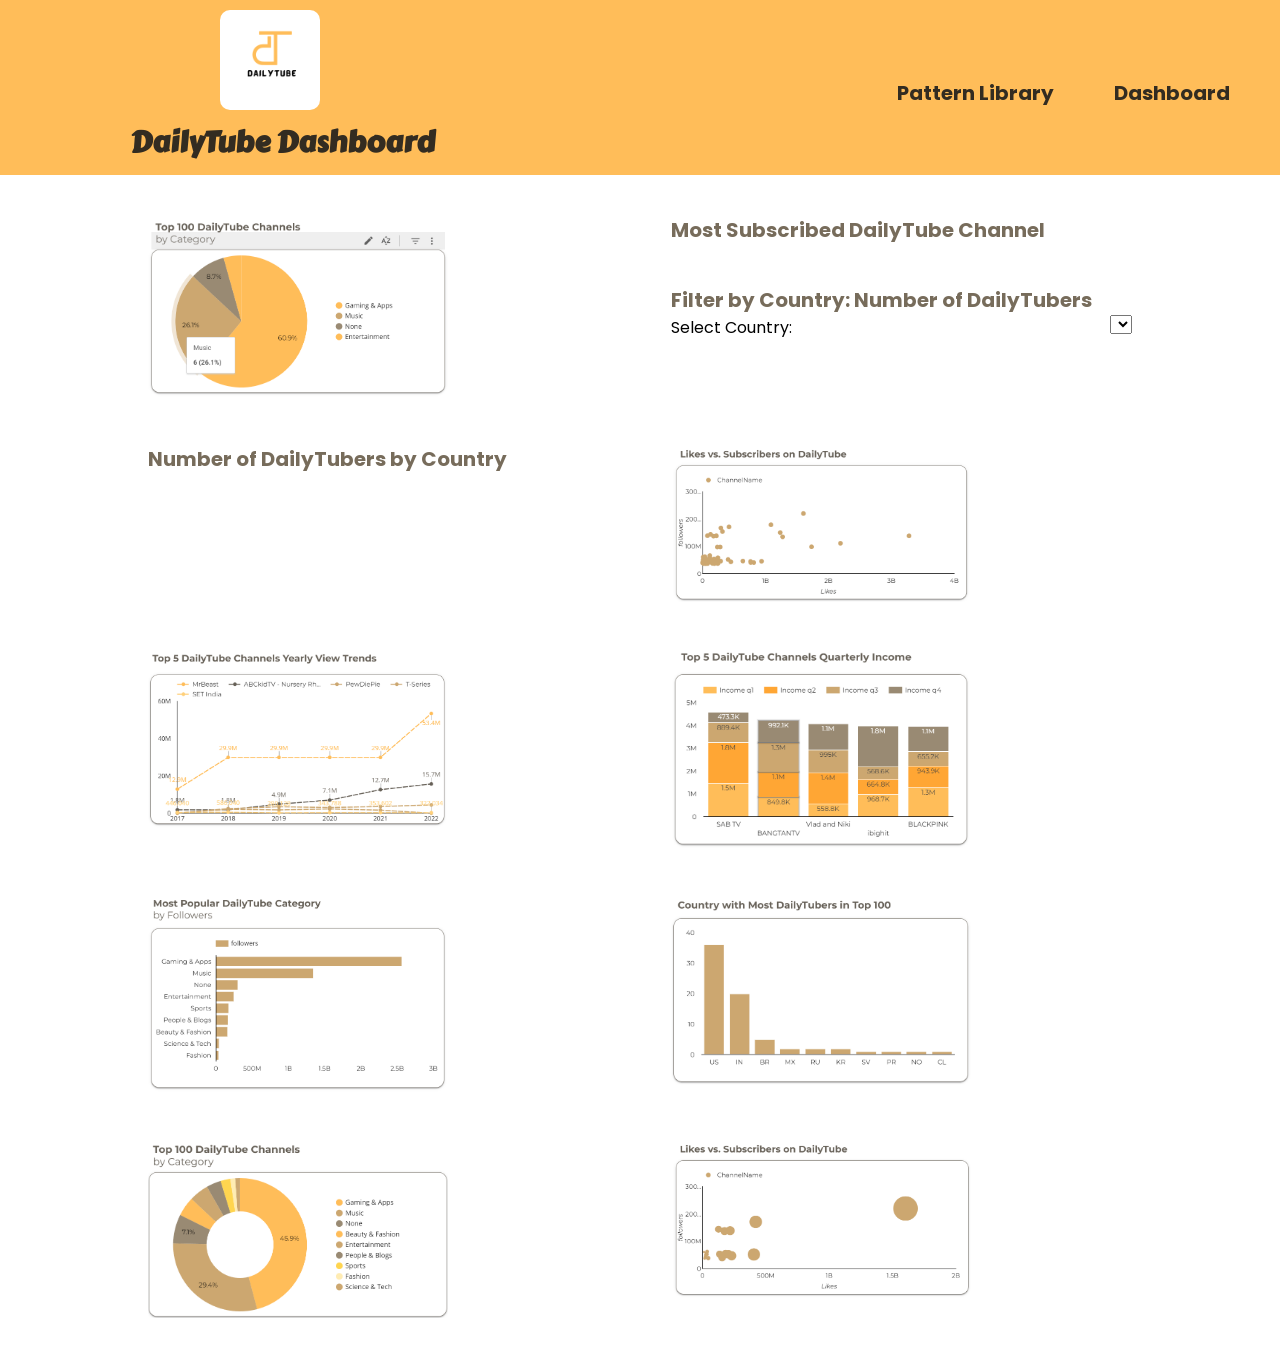
<file: uiproject-main/dashboard.html>
<!DOCTYPE html>
<html lang="en">

<head>
    <meta charset="UTF-8">
    <meta name="viewport" content="width=device-width, initial-scale=1">
    <link rel="stylesheet" href="dashboard.css">
    <link rel="stylesheet" href="header.css">
    <link rel="preconnect" href="https://fonts.googleapis.com">
    <link rel="preconnect" href="https://fonts.gstatic.com" crossorigin>
    <link href="https://fonts.googleapis.com/css2?family=Carter+One&family=Poppins:wght@400;700&display=swap"
        rel="stylesheet">
    <link rel="stylesheet" href="https://fonts.googleapis.com/icon?family=Material+Icons">
    <script src="https://d3js.org/d3.v5.min.js"></script>
    <script src="charts.js"></script>

    <title>Dashboard</title>
</head>

<body>
    <header>
        <div id="header-navbar">
            <div id="branding">
                <img src="./images/logo.png" alt="DailyTube logo" id="logo"></a>
                <h1 span id="company-name" href="index.html">DailyTube Dashboard</h1>
            </div>
            <nav id="header-nav">
                <ul>
                    <li><a href="index.html">Pattern Library</a></li>
                    <li><a href="dashboard.html">Dashboard</a></li>
                </ul>
            </nav>
        </div>
    </header>

    <section>
        <!-- DropDowns -->
        <div class="">
        </div>


        <!-- Score Cards -->
        <div class="scorecard-container">
        </div>
        <!-- Charts -->
        <div class="flex-container">
            <!-- Chart 1 -->
            <div class="chart-container">
                <h2></h2>
                <img src="images/pie2.png" />
                <!-- Chart content goes here -->
            </div>
            <!-- Chart 2 -->
            <div class="chart-container" id="pivotDropdownChart">
                <h2>Most Subscribed DailyTube Channel</h2>
                <div class="chart-container" id="topSubscribedChart"></div>
                <div>
                    <h2>Filter by Country: Number of DailyTubers </h2>
                    <div class="dropdown-container">
                        <label for="countryDropdownpivotDropdownChart">Select Country:</label>
                        <select id="countryDropdownpivotDropdownChart"></select>
                    </div>
                </div>
                <!-- Table placement correction -->
                <div id="pivotDropdownChartTable"></div>
            </div>
            <!-- Chart 3 -->
            <div class="chart-container" id="pivotTableChart">
                <h2>Number of DailyTubers by Country</h2>
                <!-- Chart content goes here -->
            </div>

            <!-- Chart 4 -->
            <div class="chart-container">
                <img src="images/scatter-plot.png" />
                <!-- Chart content goes here -->
            </div>

            <!-- Chart 5 -->
            <div class="chart-container">
                <h2></h2>
                <img src="images/line.png" />
                <!-- Chart content goes here -->
            </div>

            <!-- Chart 6 -->
            <div class="chart-container">
                <h2></h2>
                <img src="images/stacked.png" />
                <!-- Chart content goes here -->
            </div>

            <!-- Chart 7 -->
            <div class="chart-container">
                <h2></h2>
                <img src="images/bar-horizontal.png" />
                <!-- Chart content goes here -->
            </div>

            <!-- Chart 8 -->
            <div class="chart-container">
                <h2></h2>
                <img src="images/bar-vertical.png" />
                <!-- Chart content goes here -->
            </div>


            <!-- Alternative CHARTS-->

            <!-- Chart 9 -->
            <div class="chart-container">
                <h2></h2>
                <img src="images/pie.png" />
                <!-- Chart content goes here -->
            </div>

            <!-- Chart 10 -->
            <div class="chart-container">
                <h2></h2>
                <img src="images/bubble.png" />
                <!-- Chart content goes here -->
            </div>
    </section>

</body>

</html>
</file>
<file: uiproject-main/styles.css>
body {
    font-family: 'Poppins', Arial, Helvetica, sans-serif;
    margin: 0;
    padding: 0;
    background-color: #fff;
    color: #332C21;
    font-size: 1rem;
}

.body-bold {
    font-weight: 700;
}

/* family font */
.sample-text-poppins {
    font-family: 'Poppins', Arial, Helvetica, sans-serif;
    font-weight: 700;
    font-size: 2rem;
}

.sample-text-carter {
    font-family: 'Carter One', Arial, Helvetica, sans-serif;
    font-weight: 700;
    font-size: 2.5rem;
}



/*main*/
main {
    display: flex;
    color: #332C21;
}


h1 {
    text-align: center;
    color: #332C21;
    font-family: 'Carter One';
    font-size: 2rem;
}

.h1-left {
    text-align: left;
    color: #332C21;
    font-family: 'Carter One';
    font-size: 2rem;
}
    

h2 {
    text-align: left;
    color: #332C21;
    font-family: 'Poppins', Arial, Helvetica, sans-serif;
}

h3 {
    align-items: center;
    font-size: 1.125rem;

}

p {
    margin-left: 20px;
    color: #332C21;
    font-family: 'Poppins', Arial, Helvetica, sans-serif;

}

#content {
    flex-grow: 1;
    padding: 5px;
    margin-right: 10%;
    margin-left: 2%;
}

/* sidebar */
section[id^='section'] {
    display: none;
}

#sidebar {
    background-color: #fff;
    color: #332C21;
    margin-left: 10%;
    margin-right: 2%;
}

#sidebar-nav ul {
    list-style: none;
    padding: 0;
}

#sidebar-nav li {
    padding: 10px 15px;
}

#sidebar-nav a {
    text-decoration: none;
    color: #332C21;
    font-weight: bold;
    font-size: 1rem;
    transition: color 0.3;
    margin-left: 40px;
}

#sidebar-nav a:hover {
    color: #CCA770;
}



/* typograph */

.typography-example {
    margin: 20px;
}

ul {
    list-style: none;
    padding: 0;
    justify-content: center; /* Center vertically */ 
}

li {
    display: flex;
    justify-content: space-between;
    margin: 10px 0;
    
}


.row {
    display: flex;
    flex-wrap: wrap;
    width: 100%;
}

.column {
    flex-basis: 30%; /* Three columns */
    padding: 10px;
    border: 1px solid #ccc;
}

.example-typograph {
    margin-left: 20px;
    padding: 10px 20px;
    border: 1px solid #FFBC58; 
}

/*Color Section Blobs*/

        /*Brand*/
div.brand{
    fill: #FFBC58;
    stroke: #776c5b;
    stroke-width: 1px;


}

        /*Functional Colors*/
div.functional1{
    fill: #000000;
    width: 250px;
    height: 250px;
    stroke: #776c5b;
    stroke-width: 1px;
  
}
div.functional2{
    fill: #947359;
    width: 250px;
    height: 250px;
    stroke: #776c5b;
    stroke-width: 1px;
}
div.functional3{
    fill: #CC935E;
    width: 250px;
    height: 250px;
    stroke: #776c5b;
    stroke-width: 1px;
}
div.functional4{
    fill: #FFED75;
    width: 250px;
    height: 250px;
    stroke: #776c5b;
    stroke-width: 1px;
}


        /*Feedback Colors*/
div.feedback-success{
    fill: #FFBE5C;
    width: 250px;
    height: 250px;
    stroke: #776c5b;
    stroke-width: 1px;
}

div.feedback-error{
    fill: #E49F93;
    width: 250px;
    height: 250px;
    stroke: #776c5b;
    stroke-width: 1px;
}
div.feedback-info{
    fill: #D8EACC;
    width: 250px;
    height: 250px;
    stroke: #776c5b;
    stroke-width: 1px;
}
div.feedback-warning{
    fill: #FC9765;
    width: 250px;
    height: 250px;
    stroke: #776c5b;
    stroke-width: 1px;
}

        /*Accent Colors*/
div.accent1{
    fill: #776c5b;
    width: 250px;
    height: 250px;
    stroke: #776c5b;
    stroke-width: 1px;
}

        /*Neutrals*/
div.neutral1{
    fill: #000000;
    width: 250px;
    height: 250px;
    stroke: #776c5b;
    stroke-width: 1px;
}
div.neutral2{
    fill: #D1BE9F;
    width: 250px;
    height: 250px;
    stroke: #776c5b;
    stroke-width: 1px;
}
div.neutral3{
    fill: #FFE5BB;
    width: 250px;
    height: 250px;
    stroke: #776c5b;
    stroke-width: 1px;
}
div.neutral4{
    fill: #FFFFFF;
    width: 250px;
    height: 250px;
    stroke: #776c5b;
    stroke-width: 1px;
}

/* Columns */
.column-color {
    flex: 1;
    border: 1px solid #CCA770;
    box-sizing: border-box;
    display: flex;
    flex-direction: column;
    align-items: center;

}

/* Apply inline-block to color blobs to make them appear next to each other */
.column-color .brand,
.column-color .functional1,
.column-color .functional2,
.column-color .functional3,
.column-color .functional4,
.column-color .feedback-info,
.column-color .feedback-error,
.column-color .feedback-success,
.column-color .feedback-warning,
.column-color .accent1,
.column-color .neutral1,
.column-color .neutral2,
.column-color .neutral3,
.column-color .neutral4{
    display: inline-block;
    align-items: center; 
}

.colorId{
    text-align: center;
}
.column-color h4,
.column-color p {
    margin: -5px 0;
}

/* Optional: Adjust the grid item styling */
.grid-item svg {
    width: 100%;
}


/* Section 7 Forms */

div.note p {
    width: 65%;
    padding-top: 50px;
    padding-bottom: 5px;
    margin: 0 auto;
    background-color: #FFF;
}

form {
    background-color: #fff;
    width: 65%;
    margin: 10px auto;
    padding: 20px;
    border: 1px solid #ddd;
    box-shadow: 0 0 10px rgba(0, 0, 0, 0.1);
}

label {
    display: block;
    margin: 10px 0;
}

input[type="text"],
input[type="date"],
input[type="email"],
input[type="number"],
select,
textarea {
    width: 80%;
    padding: 5px;
    margin: 5px 0;
    border: 1px solid #ccc;
    border-radius: 4px;
    font-family: 'Poppins', Arial, Helvetica, sans-serif;
}

input[type="checkbox"] {
    display: inline;
    margin-right: 5px;
}

label[for="reading"],
label[for="sports"],
label[for="music"] {
    display: inline-block;
    margin-right: 10px;
}

input[type="radio"] {
    display: inline;
    margin-right: 5px;
}

label[for="one"],
label[for="two"] {
    display: inline-block;
    margin-right: 10px;
}

input[type="submit"] {
    background-color: #ffa634;
    color: #fff;
    padding: 10px 20px;
    border: none;
    border-radius: 4px;
    cursor: pointer;
}

input[type="submit"]:hover {
    background-color: #CCA770;
}


/* Section 8 Tables */

table {
    border-collapse: collapse;
    margin: 0 auto;
    background-color: #FFF;
    padding-bottom: 20px;
}

th,
td {
    border: 1px solid #ddd;
    padding: 8px;
}

th {
    background-color: #FFBD59;
}

tr:hover {
    background-color: #CCA770;
}

.progress-bar-container {
    height: 20px;
    background-color: #ccc;
    border-radius: 20px;
    overflow: hidden;
}

.progress-bar {
    height: 100%;
    width: 70%;
    background-color: #A9A9A9;
    border-radius: 20px;
}

.grid-component {
    margin-bottom: 30px;
}

.example-code {
    background-color: #f0f0f0;
    border: 1px solid #ccc;
    padding: 2%;
}


/* Grid sizes */
.grid-1-1 {
    display: flex;
}

.grid-1-2 {
    display: flex;
}

.grid-1-3 {
    display: flex;
}

.grid-1-4 {
    display: flex;
}

.grid-1-8 {
    display: flex;
}

/* Columns */
.column {
    flex: 1;
    padding: 20px;
    border: 1px solid #CCA770;
    box-sizing: border-box;
    
}

/* Grid gutter */
.grid-with-gutter {
    display: flex;
}

.grid-with-gutter .column {
    flex: 1;
    padding: 20px;
    border: 1px solid #ccc;
    box-sizing: border-box;
    margin-right: 10px;
    /* Add gutter space */
}

/* Mixed grids */
.mixed-grid {
    display: flex;
}


.pattern-library {
    margin: 20px;
}

.font-sample {
    font-size: 24px;
    margin: 20px;
}

.font-buttons {
    display: flex;
    justify-content: center;
}

#poppinsBtn {
    font-family: 'Poppins', Arial, Helvetica, sans-serif;
}

/* Button */
.button {
    background-color: #FFBD59;
    /* Green */
    border: 0;
    color: #332C21;
    padding: 15px 32px;
    text-align: center;
    text-decoration: none;
    display: inline-block;
    font-size: 1rem;
    font-weight: bold;
    margin: 4px 2px;
    cursor: pointer;
    border-radius: 12px;
    transition-duration: 0.4s;
    font-family: 'Poppins', Arial, Helvetica, sans-serif;
}

.disabled {
    opacity: 0.6;
    cursor: not-allowed;
}

.danger {
    background-color: #D97F76;
}

.warning {
    background-color: #FF914D;
}

.button:hover {
    background-color: #998A73;
    /* Green */
    color: white;
}

a.one:link {
    color: #ff0000;
}

a.one:visited {
    color: #0000ff;
}

a.one:hover {
    color: #ffcc00;
}

/* Loading Button */
.loading {
    background-color: #fff;
    cursor: not-allowed;
    width: 15%;
    border-color: #998A73;
}

.loading img {
    vertical-align: middle;
    /* Center the image vertically */
    margin-left: 10px;
    /* Add some spacing between "Loading..." text and the image */
    max-width: 30%
}

.combo-button {
    display: inline-block;
    position: relative;
}

.combo-primary-action {
    background-color: #FFBD59;
    color: #332C21;
    padding: 15px 32px;
    text-align: center;
    text-decoration: none;
    display: inline-block;
    font-size: 1rem;
    font-weight: bold;
    border-radius: 12px;
    cursor: pointer;
    transition-duration: 0.4s;
    font-family: 'Poppins', Arial, Helvetica, sans-serif;
}

.combo-secondary-actions {
    display: none;
    position: absolute;
    z-index: 1;
    background-color: #fff;
    min-width: 160px;
    box-shadow: 0 4px 6px 0 rgba(0, 0, 0, 0.2);
    border-radius: 8px;
    padding: 8px;
    top: 100%;
    right: 0;
}

.combo-button:hover .combo-secondary-actions {
    display: block;

}

.combo-secondary-action {
    display: block;
    text-decoration: none;
    color: #332C21;
    padding: 8px 0;
}

.combo-secondary-action:hover {
    background-color: #998A73;
    color: white;
}

.code-style {
    background-color: #ccc;
    color: #332C21;
    padding: 5px;
    border-radius: 4px;
}

/* Add this style for table head effect */
.code-style::before {
    content: "&lt;";
    background-color: #998A73;
    color: #fff;
    padding: 2px 4px;
    border-top-left-radius: 4px;
    border-bottom-left-radius: 4px;
    margin-right: 4px;
}

/* Style for the dialog */
#section6-content dialog {
    width: 500px;
    border-radius: 5px;
    padding: 10px;
    display: flex; /* Use flexbox to center the content */
    flex-direction: column; /* Stack content vertically */
    align-items: center; /* Center horizontally */
    justify-content: center; /* Center vertically */
}

/* Style for the form */
#section6-content div {
    text-align: center; /* Center text within the form */
}


     /* Common styles for feedback blocks */
     .feedback-block {
        padding: 10px;
        border-radius: 5px;
        margin: 10px;
        font-weight: bold;
        display: flex;
        align-items: center;
    }

    .success {
        background-color: #FFBD59;
        color: #333; 
    }
    #checkcircle {
        width: 30px;
        height: 30px; 
      }
    

    .warning {
        background-color: #FF914D;
        color: #333; /
    }
    #warning{
        width: 30px;
        height: 30px; 
    }

    .error {
        background-color: #E49F93;
        color: #333; 
    }
    #closecircle{
        width: 30px;
        height: 30px;  
    }

    .info {
        background-color: #D8EACC;
        color: #333; 
    }
    #infocircle{
        width: 30px;
        height: 30px;  
    }

    /* Icon styles */

    /*IconMoon Stylesheet */
    @font-face {
        font-family: 'icomoon';
        src:  url('fonts/icomoon.eot?8aczy9');
        src:  url('fonts/icomoon.eot?8aczy9#iefix') format('embedded-opentype'),
          url('fonts/icomoon.ttf?8aczy9') format('truetype'),
          url('fonts/icomoon.woff?8aczy9') format('woff'),
          url('fonts/icomoon.svg?8aczy9#icomoon') format('svg');
        font-weight: normal;
        font-style: normal;
        font-display: block;
      }
      
      [class^="icon-"], [class*=" icon-"] {
        /* use !important to prevent issues with browser extensions that change fonts */
        font-family: 'icomoon' !important;
        speak-as: never;
        font-style: normal;
        font-weight: normal;
        font-variant: normal;
        text-transform: none;
        line-height: 1;
      
        /* Better Font Rendering =========== */
        -webkit-font-smoothing: antialiased;
        -moz-osx-font-smoothing: grayscale;
      }
      
      .icon-add:before {
        content: "\e900";
      }
      .icon-checkcircle:before {
        content: "\e901";
      }
      .icon-close:before {
        content: "\e902";
      }
      .icon-delete:before {
        content: "\e903";
      }
      .icon-download:before {
        content: "\e904";
      }
      .icon-error:before {
        content: "\e905";
      }
      .icon-follow:before {
        content: "\e906";
      }
      .icon-info:before {
        content: "\e907";
      }
      .icon-like:before {
        content: "\e908";
      }
      .icon-save:before {
        content: "\e909";
      }
      .icon-share:before {
        content: "\e90a";
      }
      .icon-unfollow:before {
        content: "\e90b";
      }
      .icon-upload:before {
        content: "\e90c";
      }
      .icon-warning:before {
        content: "\e90d";
      }
      
      /*end of IconMoonStylesheet*/

    .icon-feedback-size{
        font-size: 1.25rem;
    }
    .icon-svg{
        font-size:3.125rem;
    }
    .icon-library {
        display: grid;
        grid-template-columns: repeat(2, 1fr);
        gap: 25px;

    }
    .icon {
        border: 1px solid #CCA770; 
        padding: 10px;
        text-align: center;

    }

    .icon-feedback{
        border: 1px solid #CCA770; 
        padding: 25px;
        text-align: center;
        margin-top: 25px;

    }
    .icon-label  {
        margin-top: 10px;
        text-align:center;
        font-family: 'Poppins', Arial, Helvetica, sans-serif;
    }


/* Styles for the code box */
.code-box {
    background-color: #f4f4f4;
    padding: 10px;
    border: 1px solid #ccc;
    border-radius: 5px;
    font-family: 'Courier New', Courier, monospace;
    overflow-x: auto;
}

code {
    display: block;
    margin: 0;
    padding: 0;
}


/*Logo UI Component*/
.logo-uicomponent {
    background-color: #FFBC58; /* Replace with your desired background color */
    padding: 20px; /* Adjust padding as needed */
}

.logo-uicomponent-palletcolour1 {
    background-color: #947359; /* Replace with your desired background color */
    padding: 20px; /* Adjust padding as needed */
    width: 20%;
}

.logo-uicomponent-palletcolour2 {
    background-color: #CC935E; /* Replace with your desired background color */
    padding: 20px; /* Adjust padding as needed */
    width: 20%;
}

.logo-uicomponent-palletcolour3 {
    background-color: #776c5b; /* Replace with your desired background color */
    padding: 20px; /* Adjust padding as needed */
    width: 20%;
}

.logo-uicomponent-palletcolour4 {
    background-color: #FFED75; /* Replace with your desired background color */
    padding: 20px; /* Adjust padding as needed */
    width: 20%;
}



/*Responsive Breakpoints*/

/* Small screens (phones) */
@media only screen and (max-width: 800px) {
    /* Modify styles for small screens here */


    /*Responsive Header*/
    .sample-text-poppins {
        font-size: 1.125rem;
    }
    .sample-text-carter {
        font-size: 1.5rem;
    }

    /*Responsive nav sidebar*/

    #sidebar{
        margin-left:0;
        font-size: .8rem;
    }
    #sidebar-nav a{
        margin-left:20px;
        font-size: .8rem;
    }
    #sidebar-nav li{
        padding:0;
    }

    /*Content Responsiveness*/
    .pattern-library{
        margin:2px;
    }
    #content{
        margin-right:5%;
        margin-left:2%;
    }
    h2{
        font-size: 1.3rem;
    }
    p{
        font-size: .9rem;
    }
    /*Color Responsiveness*/
    
    .column-color .brand,
    .column-color .functional1,
    .column-color .functional2,
    .column-color .functional3,
    .column-color .functional4,
    .column-color .feedback-info,
    .column-color .feedback-error,
    .column-color .feedback-success,
    .column-color .feedback-warning,
    .column-color .accent1,
    .column-color .neutral1,
    .column-color .neutral2,
    .column-color .neutral3,
    .column-color .neutral4{

        display: block;
        padding-top: 0;
        padding:15%
}
svg{
    width:75%;
}

/*Grid System*/

.grid-component{
    margin-right: 1%;

    
}
.example-code{
    width: 100%;
    
}
.grid-1-4 .column {
    display:inherit;
}
.grid-1-8 .column {
    display: inherit;
    font-size: .8rem;
    padding: 2%;
    
}

/*Buttons*/

li{
    display: block;
}
.button{
    font-size: 1rem;

}
.button-set{
    display: flex;
    justify-content: center; /* Center horizontally */
    align-items: center;
}
.box-section {
    width: 550px;
    margin: 0 auto; /* Center the box */
    padding: 20px; /* Add padding for better spacing */
    background-color: #f0f0f0; /* Add a background color if needed */
    border: 1px solid #ccc; /* Add a border for visual separation */
    border-radius: 8px; /* Optional: Add border-radius for rounded corners */
    box-shadow: 0 4px 8px rgba(0, 0, 0, 0.1); /* Optional: Add a subtle box shadow */
}

}
/* Medium screens (tablets) */
@media only screen and (min-width: 601px) and (max-width: 1024px) {
    /* Modify styles for medium screens here */
    /* Update other styles as needed */
}

/* Large screens (desktops) */
@media only screen and (min-width: 1025px) {
    /* Modify styles for large screens here */
    /* Update other styles as needed */

    .box-section {
        width: 550px;
        margin: 0 auto; /* Center the box */
        padding: 20px; /* Add padding for better spacing */
        background-color: #f0f0f0; /* Add a background color if needed */
        border: 1px solid #8a5050; /* Add a border for visual separation */
        border-radius: 8px; /* Optional: Add border-radius for rounded corners */
        box-shadow: 0 4px 8px rgba(0, 0, 0, 0.1); /* Optional: Add a subtle box shadow */
    }
}

img {
    max-width: 50%;
    height: auto;
}
</file>
<file: uiproject-main/header.css>
/* Header Styles */
header {
    background-color: #FFBD59;
    color: #332C21;
    text-align: center;
    padding: 20px 0; /* Adjust padding as needed */
}

#branding {
    display: flex;
    flex-direction: column;
    align-items: center;
}

#logo {
    max-width: 20%; /* Ensure the logo does not exceed its container */
    background-color: #FFF;
}

#company-name {
    margin-top: 10px; /* Adjust spacing between logo and company name */
    font-size: 1.5em; /* Adjust font size as needed */
    font-family: 'Carter One';
}

#header-nav {
    margin-top: 10px; /* Adjust spacing between company name and navigation */
}

#header-nav ul {
    list-style: none;
    display: flex;
    justify-content: center;
}

#header-nav li {
    margin: 0 15px; /* Adjust spacing between navigation items */
}

#header-nav a {
    text-decoration: none;
    color: #332C21;
    font-weight: bold;
    font-size: 1.25rem;
    transition: color 0.3s;
}

@media only screen and (min-width: 1025px) {
    /* Modify styles for large screens here */
    /* Update other styles as needed */
   

header {
    padding: 10px 20px;
}

#header-navbar {
    display: flex;
    justify-content: space-between;
    align-items: center;
}

#branding {
    align-items: verticaly;
}

#logo {
    border-radius: 10%;
   
}

#company-name {
    font-weight: bold;
    font-size: 1.8rem;
    color: #332C21;
    display: flex;
    align-items: center;
    margin-left: 5%;
    font-family: 'Carter One';
}

#header-nav ul {
    list-style: none;
    padding: 0;


}

#header-nav li {
    margin: 0 30px;
    display: inline;
}

#header-nav a {
    text-decoration: none;
    color: #332C21;
    font-weight: bold;
    font-size: 1.25rem;
    transition: color 0.3s;
    
}

#header-nav a:hover {
    color: #CCA770;
}
}
</file>
<file: uiproject-main/dashboard.css>
body, h1, h2, ul, li {
    margin: 0;
    padding: 0;
}

body {
    font-family: 'Poppins', sans-serif;
}


section {
    width: 80%;
    margin: 0 auto;
    /* This centers the section horizontally */
}


h2 {
    color: #776C5B;
    font-size: 20px;
}

.chart-container {
    margin: 10px;
    padding: 10px;
    border-radius: 10px;
    overflow: hidden;
}

.chart-container h2 {
    margin-top: 0;
}

.flex-container {
    display: flex;
    flex-wrap: wrap;
    justify-content: space-between;
}

.scorecard-container {
    display: flex;
    flex-wrap: wrap;
    justify-content: space-between;
    margin-top: 20px;
}

.scorecard {
    width: 270px;
    margin-bottom: 10px;
    text-align: center;
    padding: 10px;
    background-color: #f5f5f5;
}

.scorecard-label {
    font-weight: bold;
}

.score {
    font-size: 35px;
    color: #776C5B;
    margin-top: 5px;
}

.dropdown-container {
    position: relative;
}

#countryDropdownpivotDropdownChart {
    position: absolute;
    top: 0;
    right: 0;
}

table {
    border-collapse: collapse;
    width: 100%;
    margin-top: 20px;
}

th,
td {
    padding: 8px;
    text-align: left;
}

th {
    background-color: #f2f2f2;
}

.heatmap-cell {
    width: 20px;
    height: 20px;
    transition: background-color 0.3s;
}


img {
        max-width: 50%;
        height: auto;
    }

/* Medium screens (tablets) */
@media only screen and (min-width: 601px) and (max-width: 1024px) {
    /* Modify styles for medium screens here */
    /* Update other styles as needed */


}

/* Large screens (desktops) */
@media only screen and (min-width: 1025px) {
    /* Modify styles for large screens here */
    /* Update other styles as needed */
   

    section {
        width: 80%;
        margin: 0 auto;
        /* This centers the section horizontally */
    }


    h2 {
        font-size: 20px;
    }
    

    .chart-container {
        width: 45%;
        margin: 10px;
        padding: 10px;
        border-radius: 10px;
        overflow: hidden;
    }

    .chart-container h2 {
        margin-top: 0;
    }

    .flex-container {
        display: flex;
        flex-wrap: wrap;
        justify-content: space-between;
    }

    .scorecard-container {
        display: flex;
        flex-wrap: wrap;
        justify-content: space-between;
        margin-top: 20px;
    }

    .scorecard {
        width: 270px;
        margin-bottom: 10px;
        text-align: center;
        padding: 10px;
        background-color: #f5f5f5;
    }

    .scorecard-label {
        font-weight: bold;
    }

    .score {
        font-size: 35px;
        color: #776C5B;
        margin-top: 5px;
    }

    .dropdown-container {
        position: relative;
    }

    #countryDropdownpivotDropdownChart {
        position: absolute;
        top: 0;
        right: 0;
    }

    table {
        border-collapse: collapse;
        width: 100%;
        margin-top: 20px;
    }

    th,
    td {
        padding: 8px;
        text-align: left;
    }

    th {
        background-color: #f2f2f2;
    }

    .heatmap-cell {
        width: 20px;
        height: 20px;
        transition: background-color 0.3s;
    }

    img {
        max-width: 300px;
        height: auto;
    }

}
</file>
